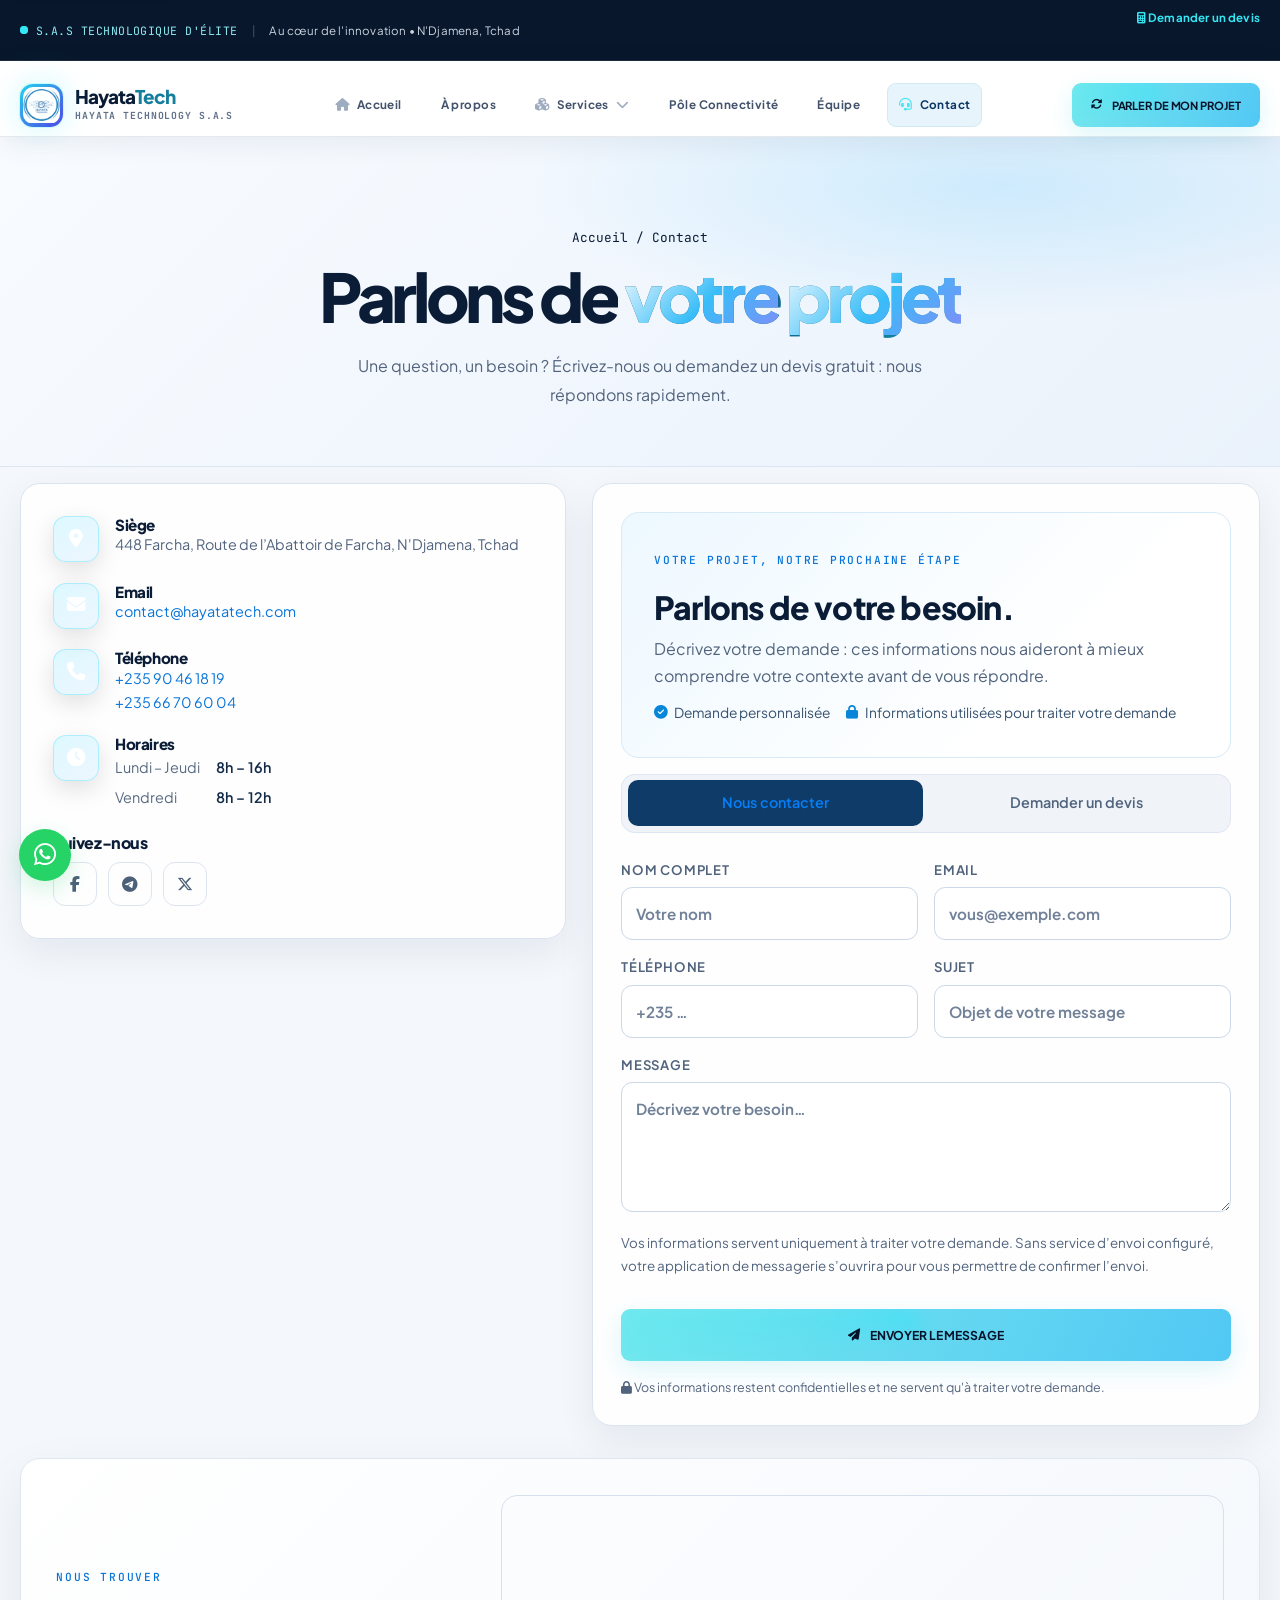
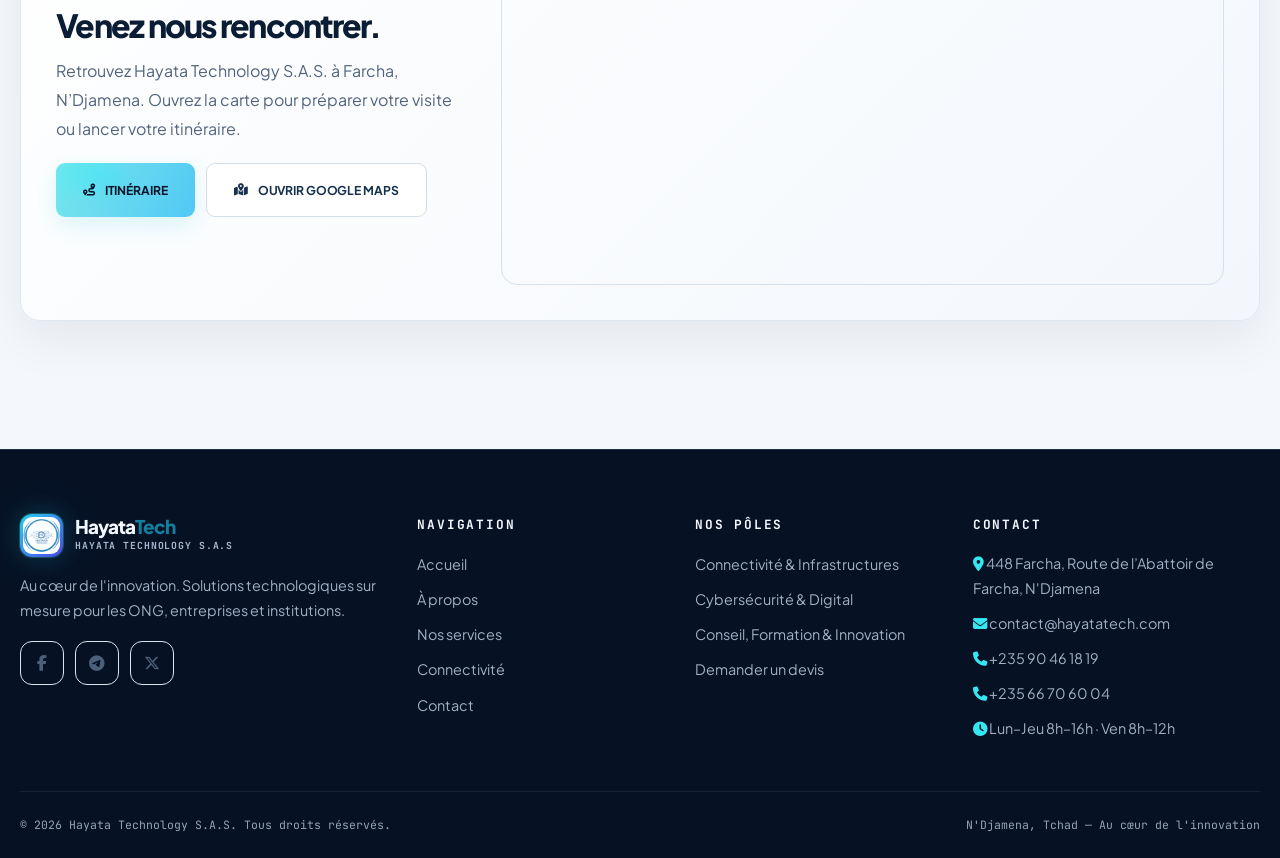
<file: contact.html>
<!DOCTYPE html>
<html lang="fr">
<head>
<meta name="generator" content="Hayata Technology V6.2.2 — Responsive UX Refinement">
<meta charset="utf-8">
<meta name="viewport" content="width=device-width,initial-scale=1,viewport-fit=cover">
<title>Contact & devis | Hayata Technology S.A.S.</title>
<meta name="description" content="Contactez Hayata Technology à N'Djamena : formulaire de contact, demande de devis, téléphone, email et horaires.">
<meta name="theme-color" content="#071326">
<link rel="canonical" href="https://www.hayatatech.com/contact.html">
<meta property="og:type" content="website"><meta property="og:title" content="Contact & devis | Hayata Technology">
<meta property="og:description" content="Contactez Hayata Technology à N'Djamena : formulaire de contact, demande de devis, téléphone, email et horaires."><meta property="og:image" content="https://www.hayatatech.com/assets/img/logo.png"><meta property="og:locale" content="fr_FR">
<meta name="twitter:card" content="summary">
<meta name="color-scheme" content="dark"><link rel="manifest" href="manifest.webmanifest"><link rel="preload" as="image" href="assets/img/emblem.png"><link rel="icon" type="image/png" href="assets/img/favicon.png"><link rel="apple-touch-icon" href="assets/img/favicon.png">
<link rel="preconnect" href="https://fonts.googleapis.com"><link rel="preconnect" href="https://fonts.gstatic.com" crossorigin>
<link href="https://fonts.googleapis.com/css2?family=Plus+Jakarta+Sans:wght@300;400;500;600;700;800&family=JetBrains+Mono:wght@400;500;700&display=swap" rel="stylesheet">
<link rel="stylesheet" href="https://cdnjs.cloudflare.com/ajax/libs/font-awesome/6.5.2/css/all.min.css">
<link rel="stylesheet" href="assets/css/style.css">
<link rel="stylesheet" href="assets/css/v6-experience.css">
<script type="application/ld+json">{"@context":"https://schema.org","@type":"Organization","name":"Hayata Technology S.A.S.","url":"https://www.hayatatech.com","logo":"https://www.hayatatech.com/assets/img/logo.png","email":"contact@hayatatech.com","telephone":"+235 90 46 18 19","address":{"@type":"PostalAddress","streetAddress":"448 Farcha, Route de l’Abattoir de Farcha","addressLocality":"N'Djamena","addressCountry":"TD"}}</script>
<meta property="og:url" content="https://www.hayatatech.com/contact.html">
</head>
<body class="page-inner">
<div id="pre" aria-hidden="true"><div class="pre-in"><div class="pre-logo"><svg viewBox="0 0 128 128"><defs><linearGradient id="pg" x1="0" y1="0" x2="1" y2="1"><stop offset="0" stop-color="#00F2FE"/><stop offset="1" stop-color="#8B5CF6"/></linearGradient></defs><circle cx="64" cy="64" r="56"/></svg><img src="assets/img/emblem.png" alt=""></div><div class="pre-t">Hayata Technology</div></div></div>
<div class="aurora" aria-hidden="true"><i></i><i></i><i></i></div><div class="grain" aria-hidden="true"></div>
<div id="progress" aria-hidden="true"></div>
<a class="skip-link" href="#main">Aller au contenu</a>
<div class="topbar"><div class="container"><div class="l"><span class="tag"><span class="dot"></span>S.A.S TECHNOLOGIQUE D'ÉLITE</span><span class="sep">|</span><span>Au cœur de l'innovation • N'Djamena, Tchad</span></div>
<a class="q" href="contact.html#devis"><i class="fa-solid fa-calculator"></i> Demander un devis</a></div></div><header class="nav"><div class="container">
<a class="brand" href="index.html" aria-label="Hayata Technology — accueil"><img src="assets/img/emblem.png" alt="Logo Hayata Technology"><div><span class="bn">Hayata<em>Tech</em></span><small>Hayata Technology S.A.S</small></div></a>
<ul class="nav-links" id="menu"><li><a href="index.html" ><i class="fa-solid fa-house"></i>Accueil</a></li><li><a href="a-propos.html" >À propos</a></li><li class="has-dd"><button class="dd-btn " aria-haspopup="true"><i class="fa-solid fa-cubes"></i>Services<i class="fa-solid fa-chevron-down"></i></button>
<div class="dd-menu"><a href="services.html"><i class="fa-solid fa-grip"></i>Tous les services</a>
<a href="connectivite.html"><i class="fa-solid fa-network-wired"></i>Connectivité & Infrastructures</a>
<a href="services.html#cyber"><i class="fa-solid fa-shield-halved"></i>Cybersécurité & Digital</a>
<a href="services.html#conseil"><i class="fa-solid fa-lightbulb"></i>Conseil & Formation</a></div></li><li><a href="connectivite.html" >Pôle Connectivité</a></li><li><a href="a-propos.html#equipe" >Équipe</a></li><li><a href="contact.html" class="active" aria-current="page"><i class="fa-solid fa-headset"></i>Contact</a></li></ul>
<div class="nav-cta"><a class="btn btn-primary btn-sm" href="contact.html#devis"><i class="fa-solid fa-rotate"></i>Parler de mon projet</a>
<button class="burger" aria-label="Menu" aria-expanded="false" aria-controls="menu"><span></span><span></span><span></span></button></div>
</div></header><main id="main"><section class="page-hero"><div class="container">
<div class="crumbs rv"><a href="index.html">Accueil</a> / Contact</div>
<h1 class="rv">Parlons de <span class='grad-text'>votre projet</span></h1><p class="rv">Une question, un besoin ? Écrivez-nous ou demandez un devis gratuit : nous répondons rapidement.</p></div></section>
<section class="s" style="padding-top:1rem"><div class="container">
<div class="contact-grid">
<aside class="glass info rv">
<div class="info-row"><div class="ico"><i class="fa-solid fa-location-dot"></i></div><div><h4>Siège</h4><p>448 Farcha, Route de l’Abattoir de Farcha, N'Djamena, Tchad</p></div></div>
<div class="info-row"><div class="ico"><i class="fa-solid fa-envelope"></i></div><div><h4>Email</h4><a href="mailto:contact@hayatatech.com">contact@hayatatech.com</a></div></div>
<div class="info-row"><div class="ico"><i class="fa-solid fa-phone"></i></div><div><h4>Téléphone</h4><a href="tel:+23590461819">+235 90 46 18 19</a><a href="tel:+23566706004">+235 66 70 60 04</a></div></div>
<div class="info-row"><div class="ico"><i class="fa-solid fa-clock"></i></div><div><h4>Horaires</h4><ul class="hours"><li><span>Lundi – Jeudi</span><b>8h – 16h</b></li><li><span>Vendredi</span><b>8h – 12h</b></li></ul></div></div>
<div><h4 style="margin-bottom:.6rem">Suivez-nous</h4><div class="socials"><a href="https://www.facebook.com/hayatatech" aria-label="Facebook" target="_blank" rel="noopener"><i class="fa-brands fa-facebook-f"></i></a><a href="https://t.me/hayatatech" aria-label="Telegram" target="_blank" rel="noopener"><i class="fa-brands fa-telegram"></i></a><a href="https://x.com/hayatatech" aria-label="X (@hayatatech)" target="_blank" rel="noopener"><i class="fa-brands fa-x-twitter"></i></a></div></div>
</aside>
<div class="glass formbox rv" id="devis" style="scroll-margin-top:100px"><div class="quote-intro"><span class="eyebrow">Votre projet, notre prochaine étape</span><h2>Parlons de votre besoin.</h2><p>Décrivez votre demande : ces informations nous aideront à mieux comprendre votre contexte avant de vous répondre.</p><div class="quote-points"><span><i class="fa-solid fa-check-circle"></i> Demande personnalisée</span><span><i class="fa-solid fa-lock"></i> Informations utilisées pour traiter votre demande</span></div></div>
<div class="tabs" role="tablist"><button class="tab on" role="tab" aria-selected="true" data-tab="contact">Nous contacter</button><button class="tab" role="tab" aria-selected="false" data-tab="devis">Demander un devis</button></div>
<div data-panel="contact"><form data-mail="contact">
<div class="row2"><label>Nom complet<input name="nom" required autocomplete="name" placeholder="Votre nom"></label><label>Email<input type="email" name="email" required autocomplete="email" placeholder="vous@exemple.com"></label></div>
<div class="row2"><label>Téléphone<input type="tel" name="telephone" autocomplete="tel" placeholder="+235 …"></label><label>Sujet<input name="sujet" required placeholder="Objet de votre message"></label></div>
<label>Message<textarea name="message" required placeholder="Décrivez votre besoin…"></textarea></label>
<p class="form-privacy-note">Vos informations servent uniquement à traiter votre demande. Sans service d’envoi configuré, votre application de messagerie s’ouvrira pour vous permettre de confirmer l’envoi.</p>
<button class="btn btn-primary" type="submit"><i class="fa-solid fa-paper-plane"></i>Envoyer le message</button></form>
<p class="ok note hidden" style="margin-top:1rem;color:var(--cyan)">Merci ! Votre application de messagerie s'ouvre pour finaliser l'envoi.</p></div>
<div data-panel="devis" class="hidden"><form data-mail="devis">
<div class="row2"><label>Nom / Organisation<input name="nom" required placeholder="Votre nom ou structure"></label><label>Email<input type="email" name="email" required placeholder="vous@exemple.com"></label></div>
<div class="row2"><label>Téléphone<input type="tel" name="telephone" placeholder="+235 …"></label><label>Type de client<select name="client"><option>ONG</option><option>Entreprise privée</option><option>Institution étatique</option><option>Particulier</option></select></label></div>
<label>Service souhaité<select name="service" required><option>Fourniture d'accès à Internet (FAI)</option><option>Fourniture de matériels et équipements</option><option>Installation de caméras de surveillance</option><option>Maintenance informatique et numérique</option><option>Administration des systèmes</option><option>Développement d'applications web et mobiles</option><option>Gestion des bases de données</option><option>Analyse des données et calculs scientifiques</option><option>Sécurité numérique, SEO et optimisation</option><option>Audit technologique</option><option>Consultation et conseil stratégique</option><option>Formation (numérique et cybersécurité)</option><option>Accompagnement et suivi</option></select></label>
<div class="row2"><label>Budget indicatif (facultatif)<select name="budget"><option value="Non précisé">Je préfère en discuter</option><option>Moins de 100 000 FCFA</option><option>100 000 à 500 000 FCFA</option><option>500 000 à 2 000 000 FCFA</option><option>Plus de 2 000 000 FCFA</option></select></label><label>Échéance souhaitée (facultatif)<select name="echeance"><option value="À définir">À définir ensemble</option><option>Urgent</option><option>Dans les 2 semaines</option><option>Dans le mois</option><option>Plus tard</option></select></label></div>
<label>Détails du projet<textarea name="projet" required placeholder="Décrivez le besoin, le contexte et les contraintes…"></textarea></label>
<p class="form-privacy-note">Les informations fournies servent à préparer votre demande de devis. Sans service d’envoi configuré, votre application de messagerie s’ouvrira pour vous permettre de confirmer l’envoi.</p>
<button class="btn btn-primary" type="submit"><i class="fa-solid fa-file-invoice"></i>Envoyer ma demande de devis</button></form>
<p class="ok note hidden" style="margin-top:1rem;color:var(--cyan)">Merci ! Votre application de messagerie s'ouvre pour finaliser l'envoi.</p></div>
<p class="note" style="margin-top:1rem"><i class="fa-solid fa-lock"></i> Vos informations restent confidentielles et ne servent qu'à traiter votre demande.</p>
</div></div>
<section class="location-panel rv" aria-labelledby="location-title">
<div class="location-copy"><span class="eyebrow">Nous trouver</span><h2 id="location-title">Venez nous rencontrer.</h2><p>Retrouvez Hayata Technology S.A.S. à Farcha, N’Djamena. Ouvrez la carte pour préparer votre visite ou lancer votre itinéraire.</p><div class="location-actions"><a class="btn btn-primary" href="https://www.google.com/maps/dir/?api=1&amp;destination=Hayata%20Technology%20S.A.S%2C%20BP%3A%20448%20FARCHA%2C%20ROUTE%20ABATTOIR%20DE%20FARCHA%2C%20N%27Djamena" target="_blank" rel="noopener noreferrer"><i class="fa-solid fa-route"></i> Itinéraire</a><a class="btn btn-ghost" href="https://maps.app.goo.gl/sYkw5cTj6f9Sf23R7" target="_blank" rel="noopener noreferrer"><i class="fa-solid fa-map-location-dot"></i> Ouvrir Google Maps</a></div></div>
<div class="map rv"><iframe title="Carte Google Maps — Hayata Technology S.A.S., Farcha, N’Djamena" loading="lazy" referrerpolicy="no-referrer-when-downgrade" allowfullscreen src="https://maps.google.com/maps?q=Hayata%20Technology%20S.A.S%2C%20BP%3A%20448%20FARCHA%2C%20ROUTE%20ABATTOIR%20DE%20FARCHA%2C%20N%27Djamena&amp;z=16&amp;output=embed"></iframe></div>
</section>
</div></section></main>
<footer><div class="container">
<div class="f-grid">
<div><a class="brand" href="index.html"><img src="assets/img/emblem.png" alt=""><div><span class="bn">Hayata<em>Tech</em></span><small>Hayata Technology S.A.S</small></div></a>
<p style="margin-top:1rem;max-width:34ch">Au cœur de l'innovation. Solutions technologiques sur mesure pour les ONG, entreprises et institutions.</p>
<div class="socials" style="margin-top:1.1rem"><a href="https://www.facebook.com/hayatatech" aria-label="Facebook" target="_blank" rel="noopener"><i class="fa-brands fa-facebook-f"></i></a>
<a href="https://t.me/hayatatech" aria-label="Telegram" target="_blank" rel="noopener"><i class="fa-brands fa-telegram"></i></a>
<a href="https://x.com/hayatatech" aria-label="X" target="_blank" rel="noopener"><i class="fa-brands fa-x-twitter"></i></a></div></div>
<div><h5>Navigation</h5><ul><li><a href="index.html">Accueil</a></li><li><a href="a-propos.html">À propos</a></li><li><a href="services.html">Nos services</a></li><li><a href="connectivite.html">Connectivité</a></li><li><a href="contact.html">Contact</a></li></ul></div>
<div><h5>Nos pôles</h5><ul><li><a href="connectivite.html">Connectivité & Infrastructures</a></li><li><a href="services.html#cyber">Cybersécurité & Digital</a></li><li><a href="services.html#conseil">Conseil, Formation & Innovation</a></li><li><a href="contact.html#devis">Demander un devis</a></li></ul></div>
<div><h5>Contact</h5><ul><li><p><i class="fa-solid fa-location-dot" style="color:var(--cyan)"></i> 448 Farcha, Route de l’Abattoir de Farcha, N'Djamena</p></li>
<li><a href="mailto:contact@hayatatech.com"><i class="fa-solid fa-envelope" style="color:var(--cyan)"></i> contact@hayatatech.com</a></li>
<li><a href="tel:+23590461819"><i class="fa-solid fa-phone" style="color:var(--cyan)"></i> +235 90 46 18 19</a></li>
<li><a href="tel:+23566706004"><i class="fa-solid fa-phone" style="color:var(--cyan)"></i> +235 66 70 60 04</a></li>
<li><p><i class="fa-solid fa-clock" style="color:var(--cyan)"></i> Lun–Jeu 8h–16h · Ven 8h–12h</p></li></ul></div>
</div>
<div class="f-bottom"><span>© 2026 Hayata Technology S.A.S. Tous droits réservés.</span><span>N'Djamena, Tchad — Au cœur de l'innovation</span></div>
</div></footer>
<a class="wa" href="https://wa.me/23566706004" target="_blank" rel="noopener" aria-label="WhatsApp"><i class="fa-brands fa-whatsapp"></i></a>
<button id="toTop" aria-label="Retour en haut"><i class="fa-solid fa-arrow-up"></i></button>
<script src="assets/js/main.js" defer></script>
<script src="assets/js/v6-experience.js" defer></script>
</body></html>
</file>
<file: assets/css/style.css>
/* ============ Hayata Technology — Design system ============ */
:root{
  --bg:#030712; --bg2:#080D1A; --card:rgba(13,21,39,.5); --line:rgba(56,189,248,.14);
  --txt:#F3F4F6; --muted:#94a3b8; --blue:#38BDF8; --indigo:#6366F1; --cyan:#00F2FE; --violet:#8B5CF6;
  --grad:linear-gradient(135deg,#00F2FE 0%,#38BDF8 50%,#8B5CF6 100%);
  --radius:22px; --maxw:1200px; --nav-h:72px;
  --font:'Plus Jakarta Sans',system-ui,-apple-system,'Segoe UI',Roboto,sans-serif;
  --head:'Plus Jakarta Sans',system-ui,sans-serif;
  --mono:'JetBrains Mono',ui-monospace,SFMono-Regular,Menlo,monospace;
}
*,*::before,*::after{box-sizing:border-box;margin:0;padding:0}
html{scroll-behavior:smooth;-webkit-text-size-adjust:100%}
body{font-family:var(--font);background:var(--bg);color:var(--txt);line-height:1.65;overflow-x:hidden;-webkit-font-smoothing:antialiased}
img,svg{max-width:100%;display:block}
a{color:inherit;text-decoration:none}
ul{list-style:none}
button{font:inherit;cursor:pointer;border:0;background:none;color:inherit}
:focus-visible{outline:2px solid var(--cyan);outline-offset:3px;border-radius:6px}
::selection{background:var(--blue);color:#fff}
.container{width:min(100% - 2.5rem,var(--maxw));margin-inline:auto}
.grad-text{background:var(--grad);-webkit-background-clip:text;background-clip:text;color:transparent}
h1,h2,h3,h4{font-family:var(--head);line-height:1.15;letter-spacing:-.02em}

/* progress + glow cursor */
#progress{position:fixed;top:0;left:0;height:3px;width:0;background:var(--grad);z-index:200;box-shadow:0 0 12px var(--cyan)}
#cursorGlow{position:fixed;width:420px;height:420px;border-radius:50%;pointer-events:none;z-index:0;
  background:radial-gradient(circle,rgba(79,107,255,.14),transparent 65%);transform:translate(-50%,-50%);left:-999px;top:-999px;transition:opacity .3s}
#bg-canvas{position:fixed;inset:0;width:100%;height:100%;z-index:0;pointer-events:none;opacity:.9}
main,header,footer,section{position:relative;z-index:1}

/* ============ NAV ============ */
.nav{position:fixed;top:0;left:0;right:0;height:var(--nav-h);z-index:150;transition:background .3s,border-color .3s,backdrop-filter .3s;border-bottom:1px solid transparent}
.nav.scrolled{background:rgba(3,6,16,.78);backdrop-filter:blur(16px) saturate(140%);-webkit-backdrop-filter:blur(16px) saturate(140%);border-color:var(--line)}
.nav .container{height:100%;display:flex;align-items:center;justify-content:space-between;gap:1rem}
.brand{display:flex;align-items:center;gap:.65rem;font-family:var(--head);font-weight:700;font-size:1.25rem}
.brand img{width:40px;height:40px;border-radius:50%;background:#fff;padding:2px;object-fit:contain}
.brand b{color:var(--blue)} .brand span{color:#fff}
.nav-links{display:flex;align-items:center;gap:.25rem}
.nav-links>li{position:relative}
.nav-links a,.nav-links .dd-btn{display:flex;align-items:center;gap:.45rem;padding:.55rem .9rem;border-radius:10px;font-size:.88rem;font-weight:500;color:var(--muted);transition:.25s}
.nav-links a:hover,.nav-links .dd-btn:hover{color:#fff;background:rgba(79,107,255,.12)}
.nav-links a.active{color:#fff;background:rgba(79,107,255,.2);box-shadow:inset 0 0 0 1px rgba(79,107,255,.35)}
.nav-links i{font-size:.8rem;opacity:.9}
.dd-menu{position:absolute;top:calc(100% + 8px);left:0;min-width:260px;padding:.5rem;border-radius:14px;background:rgba(6,11,26,.96);border:1px solid var(--line);
  backdrop-filter:blur(18px);opacity:0;visibility:hidden;transform:translateY(8px);transition:.25s;box-shadow:0 24px 60px rgba(0,0,0,.6)}
.has-dd:hover .dd-menu,.has-dd:focus-within .dd-menu,.has-dd.open .dd-menu{opacity:1;visibility:visible;transform:none}
.dd-menu a{padding:.65rem .8rem;white-space:nowrap}
.nav-cta{display:flex;align-items:center;gap:.6rem}
.burger{display:none;width:44px;height:44px;border-radius:12px;border:1px solid var(--line);align-items:center;justify-content:center;flex-direction:column;gap:5px}
.burger span{display:block;width:20px;height:2px;background:#fff;border-radius:2px;transition:.3s}
.burger.open span:nth-child(1){transform:translateY(7px) rotate(45deg)}
.burger.open span:nth-child(2){opacity:0}
.burger.open span:nth-child(3){transform:translateY(-7px) rotate(-45deg)}

/* ============ BUTTONS ============ */
.btn{display:inline-flex;align-items:center;justify-content:center;gap:.6rem;padding:.85rem 1.4rem;border-radius:12px;font-weight:600;font-size:.95rem;transition:.3s;position:relative;overflow:hidden;white-space:nowrap}
.btn-primary{background:var(--blue);color:#fff;box-shadow:0 10px 30px rgba(79,107,255,.35)}
.btn-primary:hover{transform:translateY(-3px);box-shadow:0 16px 40px rgba(79,107,255,.55);background:#5d78ff}
.btn-ghost{border:1px solid rgba(255,255,255,.25);color:#fff;background:rgba(255,255,255,.02)}
.btn-ghost:hover{border-color:var(--cyan);color:var(--cyan);transform:translateY(-3px);background:rgba(34,211,238,.06)}
.btn-sm{padding:.6rem 1.05rem;font-size:.85rem;border-radius:10px}
.btn::after{content:"";position:absolute;inset:0;background:linear-gradient(110deg,transparent 30%,rgba(255,255,255,.25) 50%,transparent 70%);transform:translateX(-120%);transition:transform .7s}
.btn:hover::after{transform:translateX(120%)}

/* ============ HERO ============ */
.hero{min-height:100svh;display:flex;align-items:center;padding:calc(var(--nav-h) + 3rem) 0 4rem}
.hero-grid{display:grid;grid-template-columns:1.05fr .95fr;gap:3rem;align-items:center}
.badges{display:flex;flex-wrap:wrap;gap:.6rem;margin-bottom:1.1rem}
.badge{display:inline-flex;align-items:center;gap:.45rem;padding:.35rem .85rem;border-radius:999px;font-size:.72rem;font-weight:600;color:#fff;background:var(--blue);box-shadow:0 0 20px rgba(79,107,255,.4)}
.badge.v{background:var(--violet);box-shadow:0 0 20px rgba(139,92,246,.4)}
.welcome{display:inline-flex;align-items:center;gap:.5rem;color:var(--cyan);font-size:.85rem;font-weight:600;margin-bottom:.9rem;letter-spacing:.02em}
.hero h1{font-size:clamp(2.3rem,5.6vw,4.3rem);font-weight:700;margin-bottom:1.2rem}
.hero p.lead{color:#c3cde8;font-size:clamp(1rem,1.5vw,1.12rem);max-width:56ch;margin-bottom:2rem}
.hero-btns{display:flex;flex-wrap:wrap;gap:.9rem;margin-bottom:2.6rem}
.stats{display:flex;flex-wrap:wrap;gap:2rem 2.8rem}
.stat b{display:block;font-family:var(--head);font-size:clamp(1.6rem,3vw,2.2rem);color:var(--blue);line-height:1}
.stat span{font-size:.72rem;letter-spacing:.12em;text-transform:uppercase;color:var(--muted)}

/* Logo orb */
.orb-wrap{position:relative;display:grid;place-items:center;aspect-ratio:1;width:min(100%,540px);margin-inline:auto}
.orb-wrap::before{content:"";position:absolute;inset:8%;border-radius:50%;background:radial-gradient(circle,rgba(34,211,238,.28),rgba(79,107,255,.14) 45%,transparent 70%);filter:blur(30px);animation:pulse 5s ease-in-out infinite}
.ring{position:absolute;border-radius:50%;border:1px solid rgba(34,211,238,.28)}
.ring.r1{inset:4%;border-style:dashed;animation:spin 40s linear infinite}
.ring.r2{inset:13%;border-color:rgba(79,107,255,.35);animation:spin 28s linear infinite reverse}
.ring.r3{inset:22%;border-color:rgba(255,255,255,.1)}
.ring i{position:absolute;top:-5px;left:50%;width:10px;height:10px;border-radius:50%;background:var(--cyan);box-shadow:0 0 16px 4px var(--cyan)}
.ring.r2 i{background:var(--blue);box-shadow:0 0 16px 4px var(--blue);top:auto;bottom:-5px}
.orb{position:relative;width:58%;aspect-ratio:1;border-radius:50%;background:#fff;display:grid;place-items:center;box-shadow:0 0 0 8px rgba(79,107,255,.18),0 0 80px rgba(34,211,238,.45),0 30px 80px rgba(0,0,0,.6);animation:float 6s ease-in-out infinite;overflow:hidden}
.orb img{width:94%;height:94%;object-fit:contain}
.chip{position:absolute;display:flex;align-items:center;gap:.5rem;padding:.55rem .9rem;border-radius:12px;background:rgba(8,14,32,.8);border:1px solid var(--line);backdrop-filter:blur(10px);font-size:.78rem;font-weight:600;animation:float 7s ease-in-out infinite}
.chip i{color:var(--cyan)}
.chip.c1{top:8%;left:0}.chip.c2{top:20%;right:-2%;animation-delay:-2s}.chip.c3{bottom:14%;left:-2%;animation-delay:-4s}.chip.c4{bottom:6%;right:4%;animation-delay:-1s}
@keyframes spin{to{transform:rotate(360deg)}}
@keyframes float{0%,100%{transform:translateY(0)}50%{transform:translateY(-14px)}}
@keyframes pulse{0%,100%{opacity:.7;transform:scale(1)}50%{opacity:1;transform:scale(1.08)}}

/* ============ SECTIONS ============ */
section.s{padding:clamp(4rem,9vw,7rem) 0}
.s-head{text-align:center;max-width:720px;margin:0 auto 3.2rem}
.eyebrow{display:inline-block;color:var(--cyan);font-size:.78rem;font-weight:700;letter-spacing:.2em;text-transform:uppercase;margin-bottom:.8rem}
.s-head h2{font-size:clamp(1.8rem,4vw,2.9rem);margin-bottom:1rem}
.s-head p{color:var(--muted)}
.alt{background:linear-gradient(180deg,transparent,rgba(10,18,40,.55),transparent)}

.glass{background:var(--card);border:1px solid var(--line);border-radius:var(--radius);backdrop-filter:blur(12px);-webkit-backdrop-filter:blur(12px);transition:.35s;position:relative;overflow:hidden}
.glass::before{content:"";position:absolute;inset:0;border-radius:inherit;padding:1px;background:linear-gradient(135deg,rgba(79,107,255,.0),rgba(34,211,238,.0));-webkit-mask:linear-gradient(#000 0 0) content-box,linear-gradient(#000 0 0);-webkit-mask-composite:xor;mask-composite:exclude;transition:.35s;pointer-events:none}
.glass:hover{transform:translateY(-6px);box-shadow:0 24px 60px rgba(0,0,0,.5),0 0 40px rgba(79,107,255,.15)}
.glass:hover::before{background:linear-gradient(135deg,#4f6bff,#22d3ee)}

.grid{display:grid;gap:1.4rem}
.g2{grid-template-columns:repeat(2,1fr)}.g3{grid-template-columns:repeat(3,1fr)}.g4{grid-template-columns:repeat(4,1fr)}

.pillar{padding:2rem}
.ico{width:56px;height:56px;border-radius:16px;display:grid;place-items:center;font-size:1.4rem;color:#fff;background:var(--grad);margin-bottom:1.2rem;box-shadow:0 10px 30px rgba(34,211,238,.25)}
.pillar h3,.pole h3{font-size:1.3rem;margin-bottom:.6rem}
.pillar p,.pole>p{color:var(--muted);font-size:.95rem}

.pole{padding:2.2rem;display:flex;flex-direction:column}
.pole .num{font-family:var(--head);font-size:3.2rem;font-weight:700;color:rgba(79,107,255,.18);position:absolute;top:.8rem;right:1.4rem;line-height:1}
.pole ul{margin:1.2rem 0 1.6rem;display:grid;gap:.6rem}
.pole li{display:flex;gap:.65rem;align-items:flex-start;font-size:.93rem;color:#cfd8f1}
.pole li i{color:var(--cyan);margin-top:.35rem;font-size:.75rem}
.pole .more{margin-top:auto;color:var(--cyan);font-weight:600;font-size:.9rem;display:inline-flex;gap:.5rem;align-items:center}
.pole .more:hover i{transform:translateX(5px)}.pole .more i{transition:.3s}

.why{display:flex;gap:1rem;padding:1.4rem;align-items:flex-start}
.why .ico{width:46px;height:46px;font-size:1.05rem;margin:0;flex:none;border-radius:13px}
.why h4{font-size:1.02rem;margin-bottom:.25rem}.why p{color:var(--muted);font-size:.88rem}

/* About split */
.split{display:grid;grid-template-columns:1fr 1fr;gap:3.5rem;align-items:center}
.split h2{font-size:clamp(1.8rem,3.6vw,2.6rem);margin-bottom:1.1rem}
.split p{color:#b9c5e4;margin-bottom:1rem}
.checks{display:grid;gap:.7rem;margin-top:1.4rem}
.checks li{display:flex;gap:.7rem;align-items:center}
.checks i{color:var(--cyan)}
.visual-card{padding:2.4rem;display:grid;place-items:center;gap:1.4rem;text-align:center}
.visual-card .orb{width:min(260px,70%)}
.mission{padding:2rem;border-left:3px solid var(--cyan);margin-top:1.4rem;background:rgba(34,211,238,.05);border-radius:0 14px 14px 0}

/* Team */
.member{text-align:center;padding:1.8rem 1.4rem 1.6rem}
.avatar{width:128px;height:128px;margin:0 auto 1.2rem;border-radius:50%;padding:4px;background:var(--grad);position:relative}
.avatar::after{content:"";position:absolute;inset:-8px;border-radius:50%;border:1px dashed rgba(34,211,238,.35);animation:spin 24s linear infinite}
.avatar img,.avatar .ph{width:100%;height:100%;border-radius:50%;object-fit:cover;object-position:center 20%;background:#0b1430}
.avatar .ph{display:grid;place-items:center;font-family:var(--head);font-size:2.2rem;font-weight:700;color:var(--cyan)}
.member h3{font-size:1.15rem}
.role{color:var(--cyan);font-size:.82rem;font-weight:600;margin:.25rem 0 1rem}
.member a.l{display:flex;align-items:center;justify-content:center;gap:.5rem;color:var(--muted);font-size:.83rem;padding:.25rem;word-break:break-all;transition:.25s}
.member a.l:hover{color:#fff}.member a.l i{color:var(--blue);flex:none}

/* Partners marquee */
.marquee{overflow:hidden;mask-image:linear-gradient(90deg,transparent,#000 10%,#000 90%,transparent);-webkit-mask-image:linear-gradient(90deg,transparent,#000 10%,#000 90%,transparent)}
.track{display:flex;gap:1.4rem;width:max-content;animation:scroll 38s linear infinite}
.marquee:hover .track{animation-play-state:paused}
@keyframes scroll{to{transform:translateX(calc(-50% - .7rem))}}
.partner{width:210px;height:120px;border-radius:16px;background:#fff;display:grid;place-items:center;padding:1rem;flex:none;transition:.3s;box-shadow:0 8px 30px rgba(0,0,0,.4)}
.partner:hover{transform:translateY(-6px) scale(1.04);box-shadow:0 0 40px rgba(34,211,238,.4)}
.partner img{max-height:88px;width:auto;object-fit:contain}
.partner .pt{font-family:var(--head);font-weight:700;color:#0b1430;text-align:center;font-size:1rem}

/* Steps */
.steps{counter-reset:s}
.step{padding:1.8rem;counter-increment:s}
.step::before{content:"0" counter(s);display:block;font-family:var(--head);font-size:2.4rem;font-weight:700;background:var(--grad);-webkit-background-clip:text;background-clip:text;color:transparent;margin-bottom:.4rem}
.step h4{font-size:1.1rem;margin-bottom:.4rem}.step p{color:var(--muted);font-size:.9rem}

/* CTA */
.cta{padding:clamp(2.2rem,5vw,4rem);text-align:center;background:linear-gradient(135deg,rgba(79,107,255,.28),rgba(34,211,238,.12)),var(--card)}
.cta h2{font-size:clamp(1.6rem,3.6vw,2.6rem);margin-bottom:.8rem}
.cta p{color:#c3cde8;max-width:56ch;margin:0 auto 1.8rem}
.cta .hero-btns{justify-content:center;margin:0}

/* Page hero */
.page-hero{padding:calc(var(--nav-h) + 4.5rem) 0 3.5rem;text-align:center}
.page-hero h1{font-size:clamp(2.1rem,5vw,3.7rem);margin:.6rem 0 1rem}
.page-hero p{color:#b9c5e4;max-width:62ch;margin:0 auto}
.crumbs{font-size:.8rem;color:var(--muted)}.crumbs a:hover{color:var(--cyan)}

/* Contact */
.contact-grid{display:grid;grid-template-columns:.9fr 1.1fr;gap:1.6rem}
.info{padding:2rem;display:grid;gap:1.3rem;align-content:start}
.info-row{display:flex;gap:1rem;align-items:flex-start}
.info-row .ico{width:46px;height:46px;font-size:1rem;margin:0;flex:none;border-radius:13px}
.info-row h4{font-size:.95rem}.info-row p,.info-row a{color:var(--muted);font-size:.9rem;display:block}.info-row a:hover{color:var(--cyan)}
.socials{display:flex;gap:.7rem;margin-top:.4rem}
.socials a{width:44px;height:44px;border-radius:12px;border:1px solid var(--line);display:grid;place-items:center;transition:.3s;color:var(--muted)}
.socials a:hover{background:var(--blue);color:#fff;transform:translateY(-4px);border-color:var(--blue)}
.formbox{padding:2rem}
.tabs{display:flex;gap:.4rem;padding:.35rem;border-radius:14px;background:rgba(255,255,255,.04);margin-bottom:1.6rem;border:1px solid var(--line)}
.tab{flex:1;padding:.7rem;border-radius:10px;font-weight:600;font-size:.9rem;color:var(--muted);transition:.3s}
.tab.on{background:var(--blue);color:#fff;box-shadow:0 8px 24px rgba(79,107,255,.4)}
form{display:grid;gap:1rem}
.row2{display:grid;grid-template-columns:1fr 1fr;gap:1rem}
label{font-size:.8rem;font-weight:600;color:#c3cde8;display:grid;gap:.4rem}
input,select,textarea{width:100%;padding:.85rem 1rem;border-radius:12px;border:1px solid var(--line);background:rgba(3,7,18,.7);color:#fff;font:inherit;font-size:.95rem;transition:.25s}
select option{background:#060b18}
input:focus,select:focus,textarea:focus{outline:0;border-color:var(--cyan);box-shadow:0 0 0 4px rgba(34,211,238,.12)}
textarea{min-height:130px;resize:vertical}
.hidden{display:none!important}
.note{font-size:.78rem;color:var(--muted)}
.map{margin-top:1.4rem;border-radius:var(--radius);overflow:hidden;border:1px solid var(--line);height:340px}
.map iframe{width:100%;height:100%;border:0;filter:invert(.92) hue-rotate(185deg) saturate(.7) brightness(.9)}
.hours li{display:flex;justify-content:space-between;gap:1rem;font-size:.9rem;color:var(--muted);padding:.2rem 0}.hours b{color:#fff;font-weight:600}

/* Connectivity */
.speed{display:grid;place-items:center;padding:2.4rem}
.wifi{position:relative;width:200px;height:200px;display:grid;place-items:center}
.wifi i.fa-wifi{font-size:4.2rem;color:var(--cyan);filter:drop-shadow(0 0 20px var(--cyan))}
.wifi span{position:absolute;inset:0;border-radius:50%;border:2px solid rgba(34,211,238,.5);animation:ping 3s ease-out infinite}
.wifi span:nth-child(2){animation-delay:1s}.wifi span:nth-child(3){animation-delay:2s}
@keyframes ping{0%{transform:scale(.3);opacity:1}100%{transform:scale(1.4);opacity:0}}

/* Footer */
footer{border-top:1px solid var(--line);background:rgba(2,4,12,.85);padding:4rem 0 1.5rem;margin-top:2rem}
.f-grid{display:grid;grid-template-columns:1.5fr 1fr 1fr 1.2fr;gap:2.4rem;margin-bottom:2.6rem}
footer h5{font-family:var(--head);font-size:1rem;margin-bottom:1rem}
footer li{margin-bottom:.55rem}footer li a,footer p{color:var(--muted);font-size:.9rem;transition:.25s}footer li a:hover{color:var(--cyan);padding-left:4px}
.f-bottom{border-top:1px solid var(--line);padding-top:1.4rem;display:flex;justify-content:space-between;flex-wrap:wrap;gap:.8rem;color:var(--muted);font-size:.82rem}
#toTop{position:fixed;right:1.2rem;bottom:1.2rem;width:48px;height:48px;border-radius:14px;background:var(--blue);color:#fff;display:grid;place-items:center;z-index:120;opacity:0;visibility:hidden;transform:translateY(12px);transition:.3s;box-shadow:0 10px 30px rgba(79,107,255,.5)}
#toTop.show{opacity:1;visibility:visible;transform:none}
.wa{position:fixed;left:1.2rem;bottom:1.2rem;z-index:120;width:52px;height:52px;border-radius:50%;background:#25d366;color:#fff;display:grid;place-items:center;font-size:1.6rem;box-shadow:0 10px 30px rgba(37,211,102,.45);transition:.3s}
.wa:hover{transform:scale(1.1)}

/* reveal */
.rv{opacity:0;transform:translateY(32px);transition:opacity .8s cubic-bezier(.2,.7,.2,1),transform .8s cubic-bezier(.2,.7,.2,1);transition-delay:var(--d,0s)}
.rv.in{opacity:1;transform:none}

/* ============ RESPONSIVE ============ */
@media (max-width:1100px){
  .nav-links a,.nav-links .dd-btn{padding:.5rem .65rem;font-size:.82rem}
  .g4{grid-template-columns:repeat(2,1fr)}
  .f-grid{grid-template-columns:1fr 1fr}
}
@media (max-width:960px){
  .burger{display:flex}
  .nav-cta .btn{display:none}
  .nav-links{position:fixed;inset:var(--nav-h) 0 0 0;background:rgba(2,5,14,.97);backdrop-filter:blur(20px);flex-direction:column;align-items:stretch;padding:1.4rem;gap:.3rem;overflow-y:auto;transform:translateX(100%);transition:transform .4s cubic-bezier(.2,.7,.2,1)}
  .nav-links.open{transform:none}
  .nav-links a,.nav-links .dd-btn{font-size:1.05rem;padding:1rem;width:100%}
  .dd-menu{position:static;opacity:1;visibility:visible;transform:none;display:none;box-shadow:none;background:rgba(255,255,255,.03);margin:.2rem 0 .4rem}
  .has-dd.open .dd-menu{display:block}
  .hero-grid,.split,.contact-grid{grid-template-columns:1fr}
  .hero{text-align:left;padding-top:calc(var(--nav-h) + 2rem)}
  .orb-wrap{order:-1;width:min(62%,300px);margin-bottom:-1rem}
  .g3{grid-template-columns:repeat(2,1fr)}
}
@media (max-width:640px){
  :root{--nav-h:64px}
  .g2,.g3,.g4,.row2,.f-grid{grid-template-columns:1fr}
  .chip{display:none}
  .hero-btns .btn{flex:1 1 100%}
  .stats{gap:1.4rem 1.8rem}
  .partner{width:160px;height:96px}
  .partner img{max-height:66px}
  .formbox,.info,.pole,.pillar{padding:1.5rem}
  .f-bottom{flex-direction:column;text-align:center}
  .map{height:260px}
}
@media (max-width:380px){.brand span,.brand b{font-size:1.05rem}.stat b{font-size:1.4rem}}
@media (prefers-reduced-motion:reduce){*{animation:none!important;transition:none!important}.rv{opacity:1;transform:none}html{scroll-behavior:auto}}
@media print{#bg-canvas,#cursorGlow,.nav,#toTop,.wa{display:none}body{background:#fff;color:#000}}


/* ============ THEME « CYBER » (refonte) ============ */
::-webkit-scrollbar{width:8px}::-webkit-scrollbar-track{background:#030712}::-webkit-scrollbar-thumb{background:#1E293B;border-radius:4px}::-webkit-scrollbar-thumb:hover{background:var(--blue)}
::selection{background:#06b6d4;color:#000}
h1,h2,h3,h4{font-weight:800;letter-spacing:-.025em}
.grad-text{background:linear-gradient(135deg,#fff 0%,#38BDF8 50%,#6366F1 100%);-webkit-background-clip:text;background-clip:text;color:transparent}
.grad-cyan{background:linear-gradient(135deg,#00F2FE 0%,#38BDF8 50%,#8B5CF6 100%);-webkit-background-clip:text;background-clip:text;color:transparent}
#progress{background:linear-gradient(90deg,#00F2FE,#6366F1,#8B5CF6)}

/* top bar */
.topbar{position:relative;z-index:160;background:rgba(8,13,26,.92);border-bottom:1px solid rgba(255,255,255,.1);font-size:.72rem;padding:.5rem 0}
.topbar .container{display:flex;flex-wrap:wrap;gap:.6rem 1.2rem;justify-content:space-between;align-items:center}
.topbar .l{display:flex;align-items:center;gap:.9rem;color:#cbd5e1}
.topbar .tag{display:inline-flex;align-items:center;gap:.5rem;color:var(--cyan);font-family:var(--mono);letter-spacing:.04em}
.topbar .dot{width:8px;height:8px;border-radius:50%;background:var(--cyan);position:relative}
.topbar .dot::after{content:"";position:absolute;inset:0;border-radius:50%;background:var(--cyan);animation:ping 2s ease-out infinite}
.topbar a.q{color:var(--cyan);font-weight:700}.topbar a.q:hover{color:#fff}
.topbar .sep{color:#475569}

/* nav */
.nav{position:sticky;top:0;background:rgba(13,21,39,.7);backdrop-filter:blur(16px);-webkit-backdrop-filter:blur(16px);border-bottom:1px solid rgba(255,255,255,.08);height:80px}
.nav.scrolled{background:rgba(8,13,26,.88)}
:root{--nav-h:80px}
.brand{gap:.8rem}
.brand img{width:42px;height:42px;border-radius:12px;padding:2px;background:linear-gradient(135deg,#22d3ee,#4f46e5);box-shadow:0 0 25px rgba(56,189,248,.35);object-fit:contain;transition:.3s}
.brand:hover img{transform:scale(1.07)}
.brand .bn{display:block;font-size:1.3rem;font-weight:800;letter-spacing:.02em;color:#fff;line-height:1.1}
.brand .bn em{font-style:normal;color:var(--cyan)}
.brand small{display:block;font-family:var(--mono);font-size:.55rem;letter-spacing:.22em;text-transform:uppercase;color:#94a3b8;margin-top:2px}
.nav-links a,.nav-links .dd-btn{font-size:.72rem;font-weight:700;text-transform:uppercase;letter-spacing:.07em;color:#cbd5e1;border-radius:10px}
.nav-links i{color:#94a3b8}
.nav-links a:hover,.nav-links .dd-btn:hover{color:var(--cyan);background:rgba(255,255,255,.05)}
.nav-links a.active,.nav-links .dd-btn.active{color:#fff;background:rgba(255,255,255,.1);box-shadow:inset 0 0 0 1px rgba(255,255,255,.1)}
.nav-links a.active i{color:var(--cyan)}
.dd-menu{background:rgba(8,13,26,.97);border-color:rgba(56,189,248,.18)}
.dd-menu a{text-transform:none;letter-spacing:0;font-size:.85rem;font-weight:600}

/* buttons */
.btn{border-radius:14px;font-weight:800;font-size:.76rem;text-transform:uppercase;letter-spacing:.07em;padding:1rem 1.7rem}
.btn-primary{background:linear-gradient(90deg,#2563eb,#4f46e5,#7c3aed);box-shadow:0 10px 30px rgba(79,70,229,.35)}
.btn-primary:hover{background:linear-gradient(90deg,#2563eb,#4f46e5,#7c3aed);box-shadow:0 0 28px rgba(139,92,246,.55);transform:translateY(-3px) scale(1.03)}
.btn-ghost{border-color:rgba(255,255,255,.2);color:#e2e8f0}
.btn-ghost:hover{border-color:var(--cyan);color:#fff;background:rgba(255,255,255,.05)}
.btn-sm{padding:.75rem 1.2rem;font-size:.7rem;border-radius:12px}

/* hero */
.hero{min-height:auto;padding:clamp(3rem,7vw,5.5rem) 0 clamp(4rem,8vw,7rem)}
.hero-grid{grid-template-columns:1.25fr .75fr;gap:3rem}
.badge{background:rgba(49,46,129,.5);border:1px solid rgba(99,102,241,.4);color:#a5b4fc;box-shadow:none;font-weight:700;letter-spacing:.02em}
.badge i{color:#818cf8}
.badge.v{background:rgba(76,29,149,.45);border-color:rgba(139,92,246,.4);color:#c4b5fd}.badge.v i{color:#a78bfa}
.welcome{font-family:var(--mono);text-transform:uppercase;letter-spacing:.14em;font-size:.74rem;color:var(--cyan)}
.hero h1{font-size:clamp(2.4rem,5.4vw,4.2rem);font-weight:900;line-height:1.08}
.hero p.lead{color:#cbd5e1;font-size:clamp(1rem,1.5vw,1.15rem)}
.stats{border-top:1px solid rgba(255,255,255,.1);padding-top:2rem;display:grid;grid-template-columns:repeat(3,auto);justify-content:start;gap:1.5rem 3rem}
.stat b{font-family:var(--mono);font-weight:700;font-size:clamp(1.5rem,3vw,2rem);color:#fff}
.stat:nth-child(2) b{color:var(--cyan)}.stat:nth-child(3) b{color:#a78bfa}
.stat span{font-weight:700;letter-spacing:.08em;font-size:.68rem}

/* Holographic logo */
.holo{position:relative;width:min(100%,430px);aspect-ratio:1;margin-inline:auto;display:grid;place-items:center;transform-style:preserve-3d;transition:transform .25s ease-out;will-change:transform}
.holo .aura{position:absolute;inset:0;border-radius:50%;background:rgba(6,182,212,.2);filter:blur(80px)}
.holo .pulse{position:absolute;inset:0;border-radius:50%;border:2px dashed rgba(34,211,238,.4);animation:pulse-ring 4s ease-in-out infinite}
@keyframes pulse-ring{0%,100%{transform:scale(.95);opacity:.8}50%{transform:scale(1.05);opacity:.3}}
.holo svg{position:absolute;inset:0;width:100%;height:100%;filter:drop-shadow(0 0 18px rgba(0,242,254,.55));overflow:visible}
.holo .rot{transform-origin:250px 250px;animation:spin 26s linear infinite}
.holo .rot2{transform-origin:250px 250px;animation:spin 36s linear infinite reverse}
.holo .core{position:relative;z-index:2;width:56%;aspect-ratio:1;border-radius:50%;background:#fff;display:grid;place-items:center;overflow:hidden;box-shadow:0 0 0 6px rgba(0,242,254,.5),0 0 60px rgba(0,242,254,.5);animation:float 6s ease-in-out infinite}
.holo .core img{width:96%;height:96%;object-fit:contain}
.holo .hbadge{position:absolute;bottom:-1.4rem;left:50%;transform:translateX(-50%);z-index:3;white-space:nowrap;display:flex;align-items:center;gap:.55rem;padding:.55rem 1.1rem;border-radius:999px;background:rgba(13,21,39,.92);border:1px solid rgba(34,211,238,.3);font-family:var(--mono);font-size:.7rem;color:#67e8f9;box-shadow:0 0 25px rgba(56,189,248,.35);backdrop-filter:blur(10px)}
.holo .hbadge i{width:8px;height:8px;border-radius:50%;background:var(--cyan);animation:pulse 2s ease-in-out infinite}

/* sections */
section.s{padding:clamp(4rem,8vw,6.5rem) 0}
.alt{background:rgba(8,13,26,.82);border-block:1px solid rgba(255,255,255,.08)}
.eyebrow{font-family:var(--mono);font-weight:500;letter-spacing:.2em;font-size:.72rem}
.s-head h2::after{content:"";display:block;width:64px;height:4px;border-radius:4px;background:var(--cyan);margin:1.1rem auto 0}
.s-head h2{font-weight:800}
.glass{border-color:rgba(56,189,248,.12);background:rgba(13,21,39,.5);border-radius:24px}
.glass:hover{background:rgba(13,21,39,.85);border-color:rgba(0,242,254,.4);transform:translateY(-6px);box-shadow:0 20px 40px -15px rgba(0,242,254,.2)}
.glass::before{display:none}
.ico{background:rgba(0,242,254,.1);color:var(--cyan);border:1px solid rgba(0,242,254,.2);box-shadow:none}
.grid>.glass:nth-child(3n+2) .ico{background:rgba(99,102,241,.12);color:#818cf8;border-color:rgba(99,102,241,.3)}
.grid>.glass:nth-child(3n) .ico{background:rgba(139,92,246,.12);color:#a78bfa;border-color:rgba(139,92,246,.3)}
.pillar,.pole{border-top:2px solid var(--cyan)}
.grid>.pillar:nth-child(3n+2),.grid>.pole:nth-child(3n+2){border-top-color:#6366F1}
.grid>.pillar:nth-child(3n),.grid>.pole:nth-child(3n){border-top-color:#8B5CF6}
.pole .num{font-family:var(--mono);color:rgba(56,189,248,.14)}
.pole li i{color:var(--cyan)}
.role{font-family:var(--mono);font-weight:500;font-size:.74rem}
.member:nth-child(2) .role{color:#818cf8}.member:nth-child(4) .role{color:#a78bfa}
.avatar{background:linear-gradient(135deg,#22d3ee,#4f46e5)}
.info-row .ico{border-radius:13px}
.step::before{font-family:var(--mono)}
.cta{background:linear-gradient(135deg,rgba(37,99,235,.25),rgba(124,58,237,.2)),rgba(13,21,39,.6)}
.page-hero{padding:clamp(3rem,7vw,5rem) 0 2.5rem}
.page-hero h1{font-weight:900}
.crumbs{font-family:var(--mono)}
input,select,textarea{background:#030712;border-color:rgba(255,255,255,.1);border-radius:14px}
label{text-transform:uppercase;letter-spacing:.06em;font-size:.7rem;font-weight:800}
.tab.on{background:linear-gradient(90deg,#2563eb,#4f46e5)}
footer{background:#030712}
.f-grid h5{font-family:var(--mono);font-size:.8rem;text-transform:uppercase;letter-spacing:.14em;color:var(--cyan)}
.f-bottom{font-family:var(--mono);font-size:.72rem}
.partner{border-radius:18px}

@media (max-width:960px){
  .topbar{display:none}
  .nav{height:68px}:root{--nav-h:68px}
  .hero-grid{grid-template-columns:1fr}
  .holo{order:-1;width:min(70%,320px);margin-bottom:1.5rem}
  .stats{justify-content:center;text-align:center}
  .hero{text-align:center}.hero .badges,.hero .hero-btns{justify-content:center}
  .hero p.lead{margin-inline:auto}
}
@media (max-width:640px){
  .stats{grid-template-columns:repeat(3,1fr);gap:1rem}
  .stat span{font-size:.58rem}
  .holo .hbadge{font-size:.6rem;padding:.45rem .8rem}
}

/* fix: backdrop-filter sur .nav casserait le menu mobile fixe -> pseudo-élément */
.nav,.nav.scrolled{background:none!important;backdrop-filter:none!important;-webkit-backdrop-filter:none!important}
.nav::before{content:"";position:absolute;inset:0;z-index:-1;background:rgba(13,21,39,.72);backdrop-filter:blur(16px);-webkit-backdrop-filter:blur(16px);border-bottom:1px solid rgba(255,255,255,.08);transition:background .3s}
.nav.scrolled::before{background:rgba(8,13,26,.92)}
.stat b{font-size:clamp(1.35rem,2.6vw,1.9rem);white-space:nowrap}
@media (max-width:960px){.holo-wrap{order:-1}.holo{order:0}}


/* =====================================================================
   NIVEAU 2027 — preloader, aurora, spotlight, split text, globe, etc.
   ===================================================================== */
@view-transition{navigation:auto}
::view-transition-old(root){animation:vt-out .35s ease both}::view-transition-new(root){animation:vt-in .5s ease both}
@keyframes vt-out{to{opacity:0;transform:scale(.985)}}@keyframes vt-in{from{opacity:0;transform:scale(1.01)}}

/* preloader */
#pre{position:fixed;inset:0;z-index:999;background:#030712;display:grid;place-items:center;transition:opacity .7s ease,visibility .7s;animation:preFail .01s 5s forwards}
@keyframes preFail{to{opacity:0;visibility:hidden}}
#pre.done{opacity:0;visibility:hidden}
.pre-in{display:grid;justify-items:center;gap:1.4rem}
.pre-logo{position:relative;width:128px;height:128px;display:grid;place-items:center}
.pre-logo img{width:92px;height:92px;border-radius:50%;background:#fff;object-fit:contain;animation:preIn 1s cubic-bezier(.2,.8,.2,1) both;box-shadow:0 0 50px rgba(0,242,254,.5)}
.pre-logo svg{position:absolute;inset:0;width:100%;height:100%;transform:rotate(-90deg)}
.pre-logo circle{fill:none;stroke:url(#pg);stroke-width:3;stroke-linecap:round;stroke-dasharray:352;stroke-dashoffset:352;animation:preDraw 1.4s .1s cubic-bezier(.6,.1,.2,1) forwards}
@keyframes preDraw{to{stroke-dashoffset:0}}@keyframes preIn{from{opacity:0;transform:scale(.6)}}
.pre-t{font-family:var(--mono);font-size:.72rem;letter-spacing:.4em;color:#67e8f9;text-transform:uppercase;animation:blink 1.2s ease-in-out infinite}
@keyframes blink{50%{opacity:.35}}

/* aurora + grain + grid */
.aurora{position:fixed;inset:0;z-index:0;overflow:hidden;pointer-events:none}
.aurora i{position:absolute;border-radius:50%;filter:blur(110px);opacity:.38;will-change:transform}
.aurora i:nth-child(1){width:46vw;height:46vw;left:-12vw;top:-14vw;background:#2563eb;animation:aur1 22s ease-in-out infinite alternate}
.aurora i:nth-child(2){width:38vw;height:38vw;right:-10vw;top:12vh;background:#7c3aed;animation:aur2 26s ease-in-out infinite alternate}
.aurora i:nth-child(3){width:34vw;height:34vw;left:30vw;bottom:-18vw;background:#06b6d4;opacity:.25;animation:aur3 30s ease-in-out infinite alternate}
@keyframes aur1{to{transform:translate(18vw,14vh) scale(1.2)}}@keyframes aur2{to{transform:translate(-16vw,18vh) scale(.85)}}@keyframes aur3{to{transform:translate(-20vw,-10vh) scale(1.25)}}
.grain{position:fixed;inset:-50%;z-index:1;pointer-events:none;opacity:.05;background-image:url("data:image/svg+xml;utf8,<svg xmlns='http://www.w3.org/2000/svg' width='160' height='160'><filter id='n'><feTurbulence type='fractalNoise' baseFrequency='.9' numOctaves='2' stitchTiles='stitch'/></filter><rect width='100%' height='100%' filter='url(%23n)'/></svg>");animation:grain 1.2s steps(6) infinite}
@keyframes grain{0%{transform:translate(0,0)}20%{transform:translate(-3%,2%)}40%{transform:translate(2%,-3%)}60%{transform:translate(-2%,-1%)}80%{transform:translate(3%,3%)}}
#bg-canvas{opacity:.7}
body::before{content:"";position:fixed;inset:0;z-index:0;pointer-events:none;background-image:linear-gradient(rgba(56,189,248,.045) 1px,transparent 1px),linear-gradient(90deg,rgba(56,189,248,.045) 1px,transparent 1px);background-size:64px 64px;mask-image:radial-gradient(ellipse at 50% 30%,#000 10%,transparent 70%);-webkit-mask-image:radial-gradient(ellipse at 50% 30%,#000 10%,transparent 70%)}

/* custom cursor */
#cur,#cur2{position:fixed;left:0;top:0;pointer-events:none;z-index:300;border-radius:50%;opacity:0;transition:opacity .3s,width .25s,height .25s,background .25s,border-color .25s}
#cur{width:6px;height:6px;background:var(--cyan);margin:-3px 0 0 -3px}
#cur2{width:34px;height:34px;border:1px solid rgba(0,242,254,.5);margin:-17px 0 0 -17px}
#cur2.hot{width:64px;height:64px;margin:-32px 0 0 -32px;background:rgba(0,242,254,.08);border-color:var(--cyan)}
body.has-cur #cur,body.has-cur #cur2{opacity:1}

/* spotlight on cards */
.glass::after{content:"";position:absolute;inset:0;border-radius:inherit;pointer-events:none;opacity:0;transition:opacity .35s;background:radial-gradient(420px circle at var(--mx,50%) var(--my,50%),rgba(0,242,254,.14),transparent 45%)}
.glass:hover::after{opacity:1}
.glass{isolation:isolate}
.glass>*{position:relative;z-index:1}
.glass.spot{--b:rgba(0,242,254,.0)}
.glass:hover{border-color:rgba(0,242,254,.45)}

/* split text reveal */
.sw.rv{opacity:1;transform:none}
.w{display:inline-block;overflow:hidden;vertical-align:top;padding:.04em .02em .14em;margin:-.04em -.02em -.14em}
.w>span{display:inline-block;transform:translateY(115%) rotate(4deg);opacity:0;transition:transform 1s cubic-bezier(.2,.8,.2,1),opacity .8s;transition-delay:calc(var(--i)*70ms)}
.sw.in .w>span{transform:none;opacity:1}
.grad-text .w>span{background:linear-gradient(135deg,#fff 0%,#38BDF8 55%,#818cf8 100%);-webkit-background-clip:text;background-clip:text;color:transparent}

/* hero upgrades */
.rotator{font-family:var(--mono);font-size:clamp(.95rem,1.6vw,1.2rem);color:#94a3b8;margin:-.3rem 0 1.2rem;display:flex;gap:.6ch;flex-wrap:wrap;align-items:center}
.rotator .rw{color:var(--cyan);font-weight:700}
.rotator .caret{width:2px;height:1.2em;background:var(--cyan);animation:blink .9s steps(1) infinite}
.cue{position:absolute;left:50%;bottom:1.4rem;transform:translateX(-50%);display:flex;flex-direction:column;align-items:center;gap:.5rem;font-family:var(--mono);font-size:.6rem;letter-spacing:.3em;color:#64748b;text-transform:uppercase}
.cue i{width:22px;height:36px;border:1.5px solid #475569;border-radius:12px;position:relative}
.cue i::after{content:"";position:absolute;left:50%;top:6px;width:3px;height:7px;margin-left:-1.5px;border-radius:3px;background:var(--cyan);animation:wheel 1.8s ease-in-out infinite}
@keyframes wheel{0%{opacity:0;transform:translateY(0)}30%{opacity:1}100%{opacity:0;transform:translateY(14px)}}
.hero{position:relative}

/* ticker */
.ticker{border-block:1px solid rgba(255,255,255,.08);background:rgba(8,13,26,.7);backdrop-filter:blur(8px);overflow:hidden;padding:1.1rem 0;mask-image:linear-gradient(90deg,transparent,#000 8%,#000 92%,transparent);-webkit-mask-image:linear-gradient(90deg,transparent,#000 8%,#000 92%,transparent)}
.ticker .tk{display:flex;width:max-content;gap:3rem;animation:scroll 40s linear infinite;font-family:var(--mono);font-size:.78rem;letter-spacing:.18em;text-transform:uppercase;color:#64748b}
.ticker span{display:inline-flex;align-items:center;gap:3rem;white-space:nowrap}
.ticker span::after{content:"✦";color:var(--cyan);font-size:.7rem}
@keyframes scroll{to{transform:translateX(calc(-50% - 1.5rem))}}

/* stats band */
.band{display:grid;grid-template-columns:repeat(4,1fr);gap:1px;background:rgba(255,255,255,.08);border:1px solid rgba(255,255,255,.08);border-radius:24px;overflow:hidden}
.band>div{background:rgba(8,13,26,.9);padding:2rem 1.2rem;text-align:center}
.band b{display:block;font-family:var(--mono);font-size:clamp(2rem,4.4vw,3.4rem);font-weight:700;line-height:1;background:linear-gradient(135deg,#00F2FE,#818cf8);-webkit-background-clip:text;background-clip:text;color:transparent}
.band span{display:block;margin-top:.7rem;font-size:.72rem;font-weight:700;letter-spacing:.14em;text-transform:uppercase;color:#94a3b8}

/* globe */
.globe-wrap{position:relative;aspect-ratio:1;width:min(100%,560px);margin-inline:auto}
.globe-wrap canvas{width:100%;height:100%;display:block;cursor:grab;touch-action:pan-y}
.globe-wrap canvas:active{cursor:grabbing}
.globe-wrap::before{content:"";position:absolute;inset:6%;border-radius:50%;background:radial-gradient(circle at 35% 30%,rgba(56,189,248,.18),rgba(79,70,229,.08) 55%,transparent 70%);box-shadow:inset 0 0 80px rgba(34,211,238,.18),0 0 90px rgba(56,189,248,.18)}
.globe-tag{position:absolute;left:50%;bottom:2%;transform:translateX(-50%);display:flex;align-items:center;gap:.55rem;padding:.55rem 1.1rem;border-radius:999px;background:rgba(13,21,39,.92);border:1px solid rgba(34,211,238,.3);font-family:var(--mono);font-size:.7rem;color:#67e8f9;white-space:nowrap;box-shadow:0 0 25px rgba(56,189,248,.3)}
.globe-tag i{width:8px;height:8px;border-radius:50%;background:var(--cyan);animation:pulse 2s infinite}

/* process line */
.steps{position:relative}
.steps .step{position:relative}
.step::after{content:"";position:absolute;top:2.2rem;right:-1.4rem;width:1.4rem;height:2px;background:linear-gradient(90deg,var(--cyan),transparent)}
.steps .step:last-child::after{display:none}

/* buttons magnet + shine */
.btn{will-change:transform}
.btn-primary{position:relative}
.btn-primary::before{content:"";position:absolute;inset:-2px;border-radius:inherit;background:conic-gradient(from var(--a,0deg),transparent 0 70%,#00F2FE 85%,transparent 100%);z-index:-1;animation:rotA 4s linear infinite;opacity:.7;filter:blur(6px)}
@property --a{syntax:"<angle>";inherits:false;initial-value:0deg}
@keyframes rotA{to{--a:360deg}}

/* section titles */
.s-head h2{font-size:clamp(2rem,4.6vw,3.3rem);line-height:1.08}
.page-hero h1{font-size:clamp(2.3rem,5.6vw,4.2rem)}

/* team hover */
.member{transition:transform .5s cubic-bezier(.2,.8,.2,1),box-shadow .4s,border-color .4s,background .4s}
.member .avatar img{transition:transform .6s cubic-bezier(.2,.8,.2,1)}
.member:hover .avatar img{transform:scale(1.1)}

/* focus + a11y polish */
.btn:focus-visible{outline-offset:4px}
@media (max-width:960px){.band{grid-template-columns:repeat(2,1fr)}.step::after{display:none}.cue{display:none}.globe-wrap{width:min(100%,420px)}}
@media (hover:none){#cur,#cur2{display:none}}
@media (prefers-reduced-motion:reduce){#pre{display:none}.aurora i,.grain,.ticker .tk,.btn-primary::before{animation:none}.w>span{transform:none;opacity:1}}
@media print{.aurora,.grain,#pre,#cur,#cur2{display:none}}


/* Premium delivery hardening: keyboard, reduced motion and touch resilience */
:where(a, button, input, select, textarea, [tabindex]):focus-visible { outline: 3px solid var(--cyan); outline-offset: 3px; }
button:disabled, [aria-disabled="true"] { opacity: .65; cursor: not-allowed; }
@media (prefers-reduced-motion: reduce) {
  html { scroll-behavior: auto !important; }
  *, *::before, *::after { animation-duration: .01ms !important; animation-iteration-count: 1 !important; transition-duration: .01ms !important; scroll-behavior: auto !important; }
}
@media (hover: none), (pointer: coarse) {
  #cur, #cur2 { display: none !important; }
  .btn-primary, .btn-ghost, .socials a { transform: none !important; }
}

/* ============================================================
   HAYATA TECHNOLOGY — VERSION 2 / PREMIUM DIGITAL SYSTEM
   Direction: editorial enterprise, clearer hierarchy, less noise
   ============================================================ */
:root {
  --bg: #050a16;
  --bg2: #0a1324;
  --line: rgba(91, 190, 255, .18);
  --cyan: #35e6f3;
  --blue: #2878ff;
  --violet: #7667ff;
  --grad: linear-gradient(115deg, #48f0ee 0%, #51a7ff 48%, #9a8bff 100%);
  --radius: 24px;
  --maxw: 1240px;
}
body { background-color: var(--bg); }
.container { width: min(100% - 3rem, var(--maxw)); }
.topbar { border-bottom: 1px solid rgba(148,163,184,.1); }
.nav { border-bottom-color: rgba(148,163,184,.08); }
.nav.scrolled { background: rgba(4, 10, 23, .88); border-color: rgba(72,240,238,.16); }
.brand img { box-shadow: 0 0 0 1px rgba(72,240,238,.24), 0 0 28px rgba(72,240,238,.12); }
.nav-links a.active { background: rgba(72,240,238,.09); box-shadow: inset 0 0 0 1px rgba(72,240,238,.19); }
.nav-links a:hover, .nav-links .dd-btn:hover { background: rgba(72,240,238,.08); }
.btn { min-height: 48px; border-radius: 14px; }
.btn-primary { color: #04111d; background: linear-gradient(120deg,#54f0e8,#5cb8ff); box-shadow: 0 12px 34px rgba(40,120,255,.22); }
.btn-primary:hover { color: #04111d; background: linear-gradient(120deg,#a3fff6,#8bcaff); box-shadow: 0 18px 42px rgba(40,120,255,.3); }
.btn-primary::before { opacity: .28; filter: blur(9px); }
.btn-ghost { border-color: rgba(148,180,215,.28); background: rgba(9,19,37,.52); }
.hero { min-height: min(900px, 100svh); overflow: clip; isolation: isolate; }
.hero::before { content:""; position:absolute; z-index:-1; inset:0; pointer-events:none; background: radial-gradient(ellipse at 75% 42%,rgba(38,107,255,.16),transparent 35%), radial-gradient(ellipse at 12% 75%,rgba(37,224,226,.07),transparent 34%), linear-gradient(180deg,rgba(4,9,21,.05),rgba(4,9,21,.7)); }
.hero-grid { grid-template-columns: minmax(0,1.04fr) minmax(320px,.96fr); gap: clamp(2rem,5vw,5rem); }
.hero h1 { max-width: 12ch; font-size: clamp(2.8rem,5.5vw,5.15rem); line-height: 1.01; letter-spacing: -.065em; }
.hero p.lead { max-width: 58ch; color: #b9c8dd; line-height: 1.8; }
.welcome { font-family: var(--mono); text-transform: uppercase; letter-spacing: .12em; font-size: .72rem; }
.badge { background: rgba(40,120,255,.16); border: 1px solid rgba(81,167,255,.3); box-shadow: none; color: #cbe8ff; }
.badge.v { background: rgba(118,103,255,.12); border-color: rgba(154,139,255,.28); color: #e2ddff; box-shadow: none; }
.rotator { min-height: 2rem; color: #9eafc8; }
.rotator .rw { color: #63e9f2; }
.holo-wrap { filter: drop-shadow(0 30px 80px rgba(20,90,190,.12)); }
.holo { border-radius: 50%; }
.holo::before { content:""; position:absolute; inset:12%; border-radius:50%; border:1px solid rgba(89,210,255,.17); box-shadow: 0 0 90px rgba(34,211,238,.08), inset 0 0 80px rgba(79,107,255,.08); pointer-events:none; }
.holo .core { box-shadow: 0 0 0 1px rgba(88,220,255,.24), 0 0 75px rgba(35,151,255,.22), inset 0 0 40px rgba(88,220,255,.12); }
.stats { gap: 1.2rem 2rem; padding-top: 1.1rem; border-top: 1px solid rgba(148,163,184,.15); }
.stat { min-width: 120px; }
.stat b { font-size: clamp(1rem,1.7vw,1.35rem); letter-spacing: -.03em; color: #7be9f1; }
.stat span { display:block; max-width: 20ch; margin-top:.45rem; font-size:.65rem; letter-spacing:.08em; line-height:1.5; }
.ticker { background: rgba(8,17,34,.78); border-color: rgba(91,190,255,.13); }
.ticker .tk { color: #91a5c1; }
.band { border-radius: 22px; border-color: rgba(91,190,255,.16); background: rgba(91,190,255,.12); }
.band>div { background: linear-gradient(155deg,rgba(13,27,49,.98),rgba(7,15,30,.98)); padding: 1.8rem 1rem; }
.band b { font-size: clamp(1.5rem,3vw,2.4rem); }
.band span { letter-spacing: .08em; font-size: .65rem; }
.s { padding-block: clamp(4.5rem,8vw,7rem); }
.s.alt { background: linear-gradient(180deg,rgba(12,23,42,.58),rgba(8,15,29,.48)); border-block: 1px solid rgba(148,163,184,.07); }
.s-head { max-width: 760px; margin-inline:auto; text-align:center; }
.s-head .eyebrow, .eyebrow { color:#68e9f1; font-family:var(--mono); letter-spacing:.16em; text-transform:uppercase; font-size:.7rem; }
.s-head h2 { margin-top:.7rem; letter-spacing:-.05em; }
.s-head p { max-width: 64ch; margin:1rem auto 0; color:#a9b8ce; line-height:1.8; }
.glass { background: linear-gradient(145deg,rgba(18,32,54,.82),rgba(8,16,31,.78)); border:1px solid rgba(121,179,228,.14); box-shadow: 0 18px 60px rgba(0,0,0,.12); }
.glass:hover { border-color: rgba(72,240,238,.3); box-shadow: 0 22px 65px rgba(0,0,0,.2), 0 0 36px rgba(38,148,255,.06); }
.pillar, .service-card, .step, .member { border-radius: 22px; }
.pillar h3, .service-card h3 { letter-spacing:-.035em; }
.pillar p, .service-card p, .step p { color:#aebdd1; line-height:1.8; }
.ico { background:rgba(72,240,238,.09); border:1px solid rgba(72,240,238,.19); color:#69edf0; }
.cta { border-radius: 28px; padding: clamp(2rem,5vw,4.5rem); background: radial-gradient(ellipse at 95% 0%,rgba(40,120,255,.18),transparent 40%),linear-gradient(135deg,rgba(15,32,57,.98),rgba(8,16,32,.98)); border-color:rgba(72,240,238,.2); }
footer { border-top:1px solid rgba(91,190,255,.14); background:#040916; }
footer p, footer li, footer a { color:#a1b0c5; }
footer a:hover { color:#63e9f2; }
.f-bottom { border-top-color:rgba(148,163,184,.12); }
.page-hero { background: radial-gradient(ellipse at 80% 20%,rgba(40,120,255,.12),transparent 35%),linear-gradient(180deg,#0a1427,#07101f); }
.page-hero h1 { letter-spacing:-.055em; }
/* Reduce motion cost for pointer effects and keep touch targets comfortable. */
@media (min-width: 1200px) { .hero-grid { gap: 4.5rem; } }
@media (max-width: 960px) {
  .container { width:min(100% - 2rem, var(--maxw)); }
  .hero { padding-top: calc(var(--nav-h) + 4rem); padding-bottom: 4.5rem; }
  .hero-grid { grid-template-columns: 1fr; gap: 2rem; }
  .hero h1 { max-width: 14ch; font-size:clamp(2.8rem,8vw,4.6rem); }
  .holo-wrap { width:min(100%,440px); margin-inline:auto; }
  .stats { justify-content:flex-start; }
}
@media (max-width: 560px) {
  .container { width:min(100% - 1.4rem, var(--maxw)); }
  .hero { padding-top: calc(var(--nav-h) + 3.2rem); }
  .hero h1 { font-size:clamp(2.55rem,12vw,3.7rem); }
  .hero-btns { display:grid; grid-template-columns:1fr; }
  .hero-btns .btn { width:100%; white-space:normal; }
  .stats { gap:1.1rem; }
  .stat { flex:1 1 42%; }
  .band { grid-template-columns:repeat(2,minmax(0,1fr)); }
  .band>div { padding:1.35rem .7rem; }
  .s-head h2 { font-size:clamp(1.9rem,9vw,2.6rem); }
  .cta .hero-btns { display:flex; flex-direction:column; }
}
@media (prefers-reduced-motion: reduce) {
  .holo, .glass, .btn, .member, .member .avatar img { transition:none !important; transform:none !important; }
}


/* =====================================================================
   HAYATA TECHNOLOGY — SIGNATURE EDITION V3
   Design layer: editorial hierarchy, tactile surfaces, resilient motion.
   Additive overrides; core HTML architecture and brand assets preserved.
   ===================================================================== */
:root {
  --ht-ink: #050b18;
  --ht-ink-2: #091326;
  --ht-surface: rgba(12, 25, 47, .78);
  --ht-surface-solid: #0c1930;
  --ht-line: rgba(148, 190, 235, .17);
  --ht-line-strong: rgba(34, 211, 238, .34);
  --ht-cyan: #22d3ee;
  --ht-blue: #4f8cff;
  --ht-violet: #9b8cff;
  --ht-text: #eaf2ff;
  --ht-muted: #a4b4cb;
  --ht-radius-xl: 28px;
  --ht-radius-lg: 20px;
  --ht-shadow: 0 28px 80px rgba(0, 0, 0, .28);
  --ht-ease: cubic-bezier(.2, .75, .25, 1);
}
html { scroll-padding-top: calc(var(--nav-h, 80px) + 1.25rem); }
body { text-rendering: optimizeLegibility; -webkit-font-smoothing: antialiased; }
::selection { background: rgba(34, 211, 238, .26); color: #fff; }
:where(a, button, input, select, textarea, summary, [tabindex]):focus-visible {
  outline: 3px solid var(--ht-cyan);
  outline-offset: 4px;
}
a { text-underline-offset: .22em; }
.container { isolation: isolate; }
.nav {
  border-bottom: 1px solid rgba(148, 190, 235, .08);
  backdrop-filter: blur(22px) saturate(145%);
  -webkit-backdrop-filter: blur(22px) saturate(145%);
}
.nav.scrolled { box-shadow: 0 16px 44px rgba(0,0,0,.18); }
.brand img { filter: drop-shadow(0 0 18px rgba(34,211,238,.12)); }
.nav-links a, .dd-btn {
  transition: color .22s var(--ht-ease), background .22s var(--ht-ease);
}
.nav-links a:focus-visible, .dd-btn:focus-visible { border-radius: 10px; }
.hero {
  position: relative;
  isolation: isolate;
  background:
    radial-gradient(ellipse at 82% 25%, rgba(43, 111, 255, .15), transparent 34%),
    radial-gradient(ellipse at 15% 80%, rgba(34, 211, 238, .075), transparent 36%),
    linear-gradient(180deg, #060d1b 0%, #081225 70%, #081326 100%);
}
.hero::before {
  content: "";
  position: absolute; inset: 0;
  z-index: -1; pointer-events: none;
  background-image: linear-gradient(rgba(130,170,220,.045) 1px, transparent 1px),
    linear-gradient(90deg, rgba(130,170,220,.045) 1px, transparent 1px);
  background-size: 54px 54px;
  mask-image: linear-gradient(to bottom, rgba(0,0,0,.65), transparent 88%);
}
.hero::after {
  content: "";
  position: absolute; z-index: -1; pointer-events: none;
  width: min(58vw, 760px); aspect-ratio: 1;
  right: -15%; top: -25%;
  border-radius: 50%;
  border: 1px solid rgba(90,150,255,.08);
  box-shadow: 0 0 0 48px rgba(90,150,255,.018), 0 0 0 96px rgba(90,150,255,.014);
}
.hero h1 { max-width: 12ch; text-wrap: balance; }
.hero .lead { max-width: 61ch; color: #b8c7dd; line-height: 1.82; }
.grad-text {
  background-image: linear-gradient(105deg, #f3fbff 2%, #67e8f9 34%, #7aa7ff 69%, #b6a5ff 100%);
  background-size: 180% 100%;
  -webkit-background-clip: text; background-clip: text;
}
.badge {
  border: 1px solid rgba(148,190,235,.16);
  background: rgba(12,25,47,.64);
  box-shadow: inset 0 1px rgba(255,255,255,.035);
}
.btn {
  border-radius: 13px;
  font-weight: 700;
  letter-spacing: -.012em;
  transition: transform .24s var(--ht-ease), box-shadow .24s var(--ht-ease),
    border-color .24s var(--ht-ease), background .24s var(--ht-ease);
}
.btn-primary {
  box-shadow: 0 10px 30px rgba(34,211,238,.14), inset 0 1px rgba(255,255,255,.22);
}
.btn-primary:hover {
  transform: translateY(-3px);
  box-shadow: 0 18px 42px rgba(34,211,238,.22), inset 0 1px rgba(255,255,255,.24);
}
.btn-ghost:hover { border-color: rgba(34,211,238,.5); background: rgba(34,211,238,.07); }
.holo-wrap { perspective: 1200px; }
.holo {
  filter: drop-shadow(0 30px 70px rgba(0,0,0,.18));
  transform-style: preserve-3d;
}
.holo .core {
  box-shadow: 0 0 0 1px rgba(34,211,238,.16), 0 0 70px rgba(34,211,238,.12),
    inset 0 0 36px rgba(34,211,238,.08);
}
.stats { gap: clamp(1rem, 2.4vw, 2.5rem); }
.stat { position: relative; }
.stat + .stat::before {
  content: ""; position: absolute; left: calc(clamp(1rem, 2.4vw, 2.5rem) / -2);
  top: .3rem; bottom: .3rem; width: 1px; background: rgba(148,190,235,.17);
}
.ticker { border-block: 1px solid rgba(148,190,235,.12); background: rgba(10,20,38,.82); }
.ticker .tk span { letter-spacing: .055em; text-transform: uppercase; font-size: .73rem; }
.s { position: relative; }
.s-head { max-width: 850px; }
.s-head h2 { text-wrap: balance; letter-spacing: -.045em; }
.s-head p { max-width: 68ch; }
.glass {
  border: 1px solid var(--ht-line);
  background: linear-gradient(145deg, rgba(16,32,58,.86), rgba(9,20,38,.74));
  box-shadow: inset 0 1px rgba(255,255,255,.035);
  border-radius: var(--ht-radius-lg);
  transition: border-color .28s var(--ht-ease), box-shadow .28s var(--ht-ease),
    background .28s var(--ht-ease), transform .28s var(--ht-ease);
}
.glass:hover {
  border-color: rgba(34,211,238,.28);
  box-shadow: 0 22px 54px rgba(0,0,0,.19), inset 0 1px rgba(255,255,255,.055);
}
.pillar, .pole, .service-card, .member { overflow: hidden; }
.ico {
  box-shadow: inset 0 1px rgba(255,255,255,.18), 0 10px 24px rgba(34,211,238,.09);
}
.band {
  border: 1px solid var(--ht-line);
  border-radius: var(--ht-radius-lg);
  overflow: hidden;
  background: linear-gradient(115deg, rgba(15,31,56,.94), rgba(8,18,34,.94));
  box-shadow: var(--ht-shadow);
}
.band > div { min-width: 0; }
.band b { color: var(--ht-cyan); font-family: "JetBrains Mono", monospace; }
.band span { line-height: 1.45; }
.cta {
  border: 1px solid rgba(34,211,238,.22);
  border-radius: var(--ht-radius-xl);
  background:
    radial-gradient(ellipse at 85% 10%, rgba(79,140,255,.22), transparent 38%),
    linear-gradient(120deg, #0b1930, #0a1224 75%);
  box-shadow: 0 32px 90px rgba(0,0,0,.22), inset 0 1px rgba(255,255,255,.045);
}
footer { border-top: 1px solid rgba(148,190,235,.14); }
footer a { transition: color .2s ease; }
footer a:hover { color: var(--ht-cyan); }
#progress { height: 3px; box-shadow: 0 0 14px rgba(34,211,238,.42); }
#toTop { box-shadow: 0 10px 28px rgba(0,0,0,.25); }
input, select, textarea {
  accent-color: var(--ht-cyan);
}
input:focus, select:focus, textarea:focus {
  border-color: rgba(34,211,238,.68) !important;
  box-shadow: 0 0 0 4px rgba(34,211,238,.09);
}
.ok[role="status"], .ok[role="alert"] { line-height: 1.6; }
img { max-width: 100%; }
@media (min-width: 1200px) {
  .hero-grid { gap: clamp(3.5rem, 6vw, 6.5rem); }
  .s { padding-block: clamp(5rem, 7vw, 7.5rem); }
}
@media (max-width: 960px) {
  .hero::after { width: 90vw; right: -35%; top: -10%; }
  .stat + .stat::before { display: none; }
  .glass:hover { transform: none; }
}
@media (max-width: 560px) {
  .hero::before { background-size: 36px 36px; }
  .hero::after { opacity: .55; }
  .band { border-radius: 16px; }
  .band > div { min-height: 90px; }
  .stats { display: grid; grid-template-columns: repeat(2, minmax(0, 1fr)); }
  .stat:last-child { grid-column: 1 / -1; }
  .holo-wrap { max-width: 360px; }
}
@media (prefers-reduced-motion: reduce) {
  html { scroll-behavior: auto !important; }
  *, *::before, *::after {
    animation-duration: .01ms !important;
    animation-iteration-count: 1 !important;
    transition-duration: .01ms !important;
    scroll-behavior: auto !important;
  }
}
@media (hover: none), (pointer: coarse) {
  #cur, #cur2, #cursorGlow { display: none !important; }
}


/* HAYATA V4 — VISION SYSTEM / editorial architecture */
:root {
  --v4-paper: #f4f7fb;
  --v4-paper-2: #eaf0f7;
  --v4-ink: #091426;
  --v4-muted: #52647d;
  --v4-cyan: #00d9f5;
  --v4-border: rgba(135, 161, 194, .22);
}
.vision-intro {
  position: relative;
  overflow: hidden;
  padding: clamp(4.5rem, 9vw, 8rem) 0;
  color: var(--v4-ink);
  background:
    radial-gradient(circle at 88% 15%, rgba(0, 217, 245, .12), transparent 24rem),
    linear-gradient(135deg, #f8fbff 0%, var(--v4-paper) 54%, #eaf1f9 100%);
}
.vision-intro::before {
  content: "";
  position: absolute; inset: 0;
  pointer-events: none;
  opacity: .45;
  background-image: linear-gradient(rgba(17, 41, 74, .035) 1px, transparent 1px),
    linear-gradient(90deg, rgba(17, 41, 74, .035) 1px, transparent 1px);
  background-size: 40px 40px;
  mask-image: linear-gradient(100deg, black, transparent 82%);
}
.vision-intro-grid {
  position: relative;
  display: grid;
  grid-template-columns: minmax(130px, .58fr) minmax(0, 1.45fr) minmax(250px, .95fr);
  gap: clamp(1.5rem, 4vw, 4.5rem);
  align-items: start;
}
.vision-kicker { display: flex; align-items: center; gap: 1rem; padding-top: .65rem; }
.vision-index {
  white-space: nowrap;
  color: #087f9b;
  font: 700 .68rem/1.3 "JetBrains Mono", monospace;
  letter-spacing: .12em;
}
.vision-line { width: 36px; height: 1px; background: #0891b2; }
.vision-copy .eyebrow {
  display: flex; align-items: center; gap: .65rem;
  margin: 0 0 1.1rem;
  color: #087f9b;
  font: 700 .72rem/1.5 "JetBrains Mono", monospace;
  letter-spacing: .045em;
  text-transform: uppercase;
}
.eyebrow-dot { display: inline-block; width: 7px; height: 7px; border-radius: 50%; background: #06b6d4; box-shadow: 0 0 0 5px rgba(6,182,212,.12); }
.vision-copy h2 {
  max-width: 13ch; margin: 0;
  color: #08172d;
  font-size: clamp(2.35rem, 4.7vw, 4.7rem);
  line-height: 1.04;
  letter-spacing: -.065em;
  font-weight: 800;
  text-wrap: balance;
}
.vision-copy h2 span { color: #087f9b; }
.vision-copy > p:not(.eyebrow) {
  max-width: 58ch; margin: 1.5rem 0 1.7rem;
  color: #52647d; font-size: clamp(1rem, 1.2vw, 1.12rem); line-height: 1.9;
}
.vision-link {
  display: inline-flex; align-items: center; gap: .8rem;
  color: #0a4e73; font-weight: 800; text-decoration: none;
  border-bottom: 1px solid rgba(8,127,155,.35); padding: 0 0 .55rem;
  transition: gap .22s ease, color .22s ease;
}
.vision-link:hover { gap: 1.15rem; color: #087f9b; }
.vision-principles {
  margin-top: .5rem;
  border-top: 1px solid rgba(15,42,75,.17);
}
.vision-principle {
  display: grid; grid-template-columns: 2.25rem 1fr auto;
  align-items: start; gap: .85rem;
  padding: 1.25rem 0;
  border-bottom: 1px solid rgba(15,42,75,.15);
}
.vision-principle > span { color: #07829c; font: 700 .7rem/1.5 "JetBrains Mono", monospace; padding-top: .15rem; }
.vision-principle strong { display: block; color: #0a1b32; font-size: 1rem; letter-spacing: -.02em; }
.vision-principle small { display: block; margin-top: .3rem; color: #5b6d83; font-size: .82rem; line-height: 1.6; }
.vision-principle > i { margin-top: .25rem; color: #8aa0b8; font-size: .8rem; }
@media (max-width: 1020px) {
  .vision-intro-grid { grid-template-columns: 1fr 1.5fr; }
  .vision-kicker { grid-column: 1 / -1; }
  .vision-principles { grid-column: 2; }
}
@media (max-width: 640px) {
  .vision-intro { padding: 4rem 0; }
  .vision-intro-grid { grid-template-columns: minmax(0,1fr); gap: 1.5rem; }
  .vision-kicker { grid-column: auto; }
  .vision-copy h2 { max-width: 11ch; font-size: clamp(2.45rem, 11vw, 3.5rem); }
  .vision-principles { grid-column: auto; margin-top: .5rem; }
  .vision-principle { padding: 1.05rem 0; }
}
</file>
<file: assets/css/v6-experience.css>
/* HAYATA TECHNOLOGY — EXPERIENCE SYSTEM V6
   Editorial-tech direction: restraint, clarity, strong hierarchy, accessible interaction. */
:root {
  --v6-ink:#0b1730; --v6-muted:#52627a; --v6-paper:#f5f7fb; --v6-white:#fff;
  --v6-blue:#1264e8; --v6-cyan:#27c8d9; --v6-line:rgba(18,42,78,.13);
  --v6-shadow:0 18px 50px rgba(10,30,60,.08);
}
html { scroll-padding-top: 6.5rem; }
body { text-rendering: optimizeLegibility; }
body::before { content:""; position:fixed; inset:0; z-index:-1; pointer-events:none; opacity:.14; background-image:linear-gradient(rgba(130,170,220,.07) 1px,transparent 1px),linear-gradient(90deg,rgba(130,170,220,.07) 1px,transparent 1px); background-size:56px 56px; mask-image:linear-gradient(to bottom,#000,transparent 78%); }
#progress { height:2px; box-shadow:none; background:linear-gradient(90deg,#38bdf8,#4f7dff,#7c5cff); }
#cursorGlow,#cur,#cur2,#bg-canvas,.aurora,.grain { display:none !important; }
#pre { display:none !important; }
.topbar { background:#071326; border-bottom:1px solid rgba(255,255,255,.09); letter-spacing:.015em; }
.topbar .tag { color:#8ceaf1; }
.topbar .dot,.topbar .dot::after { animation:none; }
.nav,.nav.scrolled { position:sticky; top:0; height:76px; background:rgba(7,19,38,.92)!important; backdrop-filter:blur(18px)!important; -webkit-backdrop-filter:blur(18px)!important; border-bottom:1px solid rgba(255,255,255,.1); box-shadow:0 8px 30px rgba(0,0,0,.08); }
.nav::before { display:none; }
.nav .container { gap:1.5rem; }
.brand { gap:.75rem; flex-shrink:0; }
.brand img { width:43px; height:43px; border-radius:13px; padding:3px; }
.brand .bn { font-size:1.18rem; letter-spacing:-.055em; }
.brand small { display:block; color:#a9b8cf; font-size:.61rem; letter-spacing:.09em; text-transform:uppercase; margin-top:.05rem; }
.nav-links { gap:.15rem; }
.nav-links a,.nav-links .dd-btn { padding:.65rem .72rem; border-radius:9px; font-size:.73rem; letter-spacing:.035em; text-transform:none; color:#c4cee0; }
.nav-links a.active,.nav-links .dd-btn.active { color:#fff; background:rgba(56,189,248,.12); box-shadow:inset 0 0 0 1px rgba(56,189,248,.2); }
.nav-links a:hover,.nav-links .dd-btn:hover { color:#fff; background:rgba(255,255,255,.07); }
.dd-menu { background:#0b1a32; border-color:rgba(148,180,220,.2); box-shadow:0 24px 60px rgba(0,0,0,.3); }
.btn { border-radius:9px; font-weight:700; letter-spacing:-.01em; transition:transform .2s ease,background .2s ease,border-color .2s ease,box-shadow .2s ease; }
.btn-primary { color:#061329; background:linear-gradient(115deg,#78e8ed,#51c8f4); box-shadow:0 8px 24px rgba(39,200,217,.16); }
.btn-primary:hover { background:linear-gradient(115deg,#a2f5f3,#75d9ff); box-shadow:0 12px 30px rgba(39,200,217,.22); transform:translateY(-2px); }
.btn-ghost { border-color:rgba(177,199,229,.28); background:rgba(255,255,255,.035); }
.btn-ghost:hover { border-color:rgba(104,220,235,.7); background:rgba(104,220,235,.07); color:#a8f5fa; }
.hero { min-height:min(790px,calc(100svh - 76px)); padding:clamp(4.2rem,8vw,7rem) 0 5.2rem; background:radial-gradient(ellipse at 78% 44%,rgba(35,105,190,.17),transparent 36%),linear-gradient(135deg,#071326 0%,#0a1830 58%,#0a1225 100%); overflow:hidden; }
.hero::after { content:""; position:absolute; right:-12rem; top:10%; width:40rem; height:40rem; border:1px solid rgba(86,194,231,.1); border-radius:50%; box-shadow:0 0 0 4rem rgba(86,194,231,.025),0 0 0 9rem rgba(86,194,231,.018); pointer-events:none; }
.hero-grid { grid-template-columns:minmax(0,1.12fr) minmax(300px,.88fr); gap:clamp(2.5rem,6vw,6.5rem); position:relative; z-index:1; }
.hero h1 { max-width:12ch; font-size:clamp(3rem,6.1vw,5.5rem); line-height:.99; letter-spacing:-.075em; font-weight:800; margin:1.1rem 0 1.4rem; text-wrap:balance; }
.grad-text { background:linear-gradient(115deg,#b4f4f6 0%,#6dcff6 50%,#a8a6ff 100%); -webkit-background-clip:text; background-clip:text; color:transparent; }
.badges { gap:.5rem; }
.badge,.badge.v { background:rgba(255,255,255,.055); border:1px solid rgba(168,202,237,.18); box-shadow:none; color:#d9e7f8; font-size:.68rem; letter-spacing:.035em; }
.badge i,.badge.v i { color:#7ee9f0; }
.welcome { color:#82e6ed; font-size:.77rem; letter-spacing:.07em; text-transform:uppercase; }
.hero p.lead { color:#c0cde0; max-width:54ch; font-size:clamp(1rem,1.2vw,1.12rem); line-height:1.85; }
.rotator { color:#aebed5; font-size:.88rem; }
.rotator .rw { color:#f0f6ff; }
.stats { gap:1.2rem 2rem; padding-top:1.35rem; border-top:1px solid rgba(255,255,255,.12); }
.stat { min-width:95px; }
.stat b { color:#a5edf2; font-size:clamp(1.1rem,1.8vw,1.55rem); letter-spacing:-.045em; }
.stat span { display:block; max-width:18ch; margin-top:.45rem; color:#8ea0bb; font-size:.64rem; line-height:1.5; letter-spacing:.06em; }
.holo-wrap { max-width:500px; width:100%; justify-self:center; position:relative; isolation:isolate; }
.holo-wrap::before { content:""; position:absolute; z-index:-1; inset:10% -3%; border-radius:26px; background:linear-gradient(135deg,rgba(5,16,33,.2),rgba(5,16,33,.5)),url("../img/services/hero-datacenter.webp") center/cover no-repeat; opacity:.78; filter:saturate(1.1); box-shadow:0 28px 70px rgba(0,0,0,.24); }
.holo-wrap::after { content:""; position:absolute; z-index:-1; inset:10% -3%; border-radius:26px; background:linear-gradient(90deg,rgba(7,19,38,.24),rgba(7,19,38,.02) 50%,rgba(7,19,38,.38)); pointer-events:none; }
.holo { filter:drop-shadow(0 28px 55px rgba(0,0,0,.22)); }
.holo svg { opacity:.65; }
.holo .core { box-shadow:0 0 0 10px rgba(255,255,255,.035),0 0 0 1px rgba(111,231,241,.45),0 25px 80px rgba(0,0,0,.35); }
.hbadge { background:rgba(6,20,39,.92); border-color:rgba(115,223,238,.22); color:#d7edf6; letter-spacing:.1em; }
.cue { color:#9eafc8; }
.ticker { background:#0b1b32; border-block:1px solid rgba(255,255,255,.08); }
.ticker .tk span { color:#b4c4da; letter-spacing:.12em; }
.vision-intro { background:#f5f7fb; border-bottom:1px solid #e5eaf2; }
.vision-intro-grid { gap:clamp(1.5rem,4vw,4rem); }
.vision-copy h2 { font-size:clamp(2.35rem,4.6vw,4.35rem); }
.vision-copy h2 span { color:#147e9b; }
section.s { padding-block:clamp(4rem,7.5vw,6.5rem); }
.s-head { margin-bottom:2.6rem; }
.s-head h2 { font-size:clamp(2rem,3.6vw,3.25rem); letter-spacing:-.06em; }
.s-head p { max-width:62ch; margin-inline:auto; line-height:1.8; }
.glass { border-color:rgba(117,165,218,.15); background:linear-gradient(145deg,rgba(15,30,54,.9),rgba(9,19,37,.82)); box-shadow:0 10px 35px rgba(0,0,0,.08); backdrop-filter:blur(8px); }
.glass:hover { transform:translateY(-4px); box-shadow:0 22px 55px rgba(0,0,0,.18); }
.pillar,.pole { padding:clamp(1.5rem,2.5vw,2.2rem); }
.pillar h3,.pole h3 { letter-spacing:-.035em; }
.pillar p,.pole>p { line-height:1.8; }
.ico { width:50px; height:50px; border-radius:13px; background:linear-gradient(140deg,#1b6ad4,#24baca); box-shadow:none; }
.band { border-color:rgba(120,190,230,.14); }
.cta { background:radial-gradient(ellipse at 95% 0%,rgba(36,162,220,.18),transparent 45%),linear-gradient(135deg,#0e2342,#09162b); border-color:rgba(116,214,232,.2); }
.cta h2 { letter-spacing:-.06em; }
footer { background:#061124; border-top-color:rgba(116,214,232,.16); }
footer .brand img { border-radius:12px; }
footer h5 { color:#edf5ff; }
footer li a,footer p { line-height:1.75; }
.wa { box-shadow:0 8px 22px rgba(37,211,102,.2); }
#toTop { background:#123a69; box-shadow:0 8px 22px rgba(0,0,0,.2); }
/* Inner pages: light, editorial canvas for easier reading and a deliberate visual contrast. */
body.page-inner { color:var(--v6-ink); background:var(--v6-paper); }
body.page-inner::before { opacity:.32; background-image:linear-gradient(rgba(24,70,126,.035) 1px,transparent 1px),linear-gradient(90deg,rgba(24,70,126,.035) 1px,transparent 1px); }
body.page-inner .topbar { background:#08172c; }
body.page-inner .nav,body.page-inner .nav.scrolled { background:rgba(255,255,255,.94)!important; border-bottom-color:rgba(14,40,75,.1); box-shadow:0 6px 28px rgba(10,30,60,.07); }
body.page-inner .nav::before { display:none; }
body.page-inner .brand .bn { color:#0a1c35; }
body.page-inner .brand .bn em { color:#147f9d; }
body.page-inner .brand small { color:#61718a; }
body.page-inner .nav-links a,body.page-inner .nav-links .dd-btn { color:#43536c; }
body.page-inner .nav-links a.active,body.page-inner .nav-links .dd-btn.active { color:#0c3764; background:#e8f4fb; box-shadow:inset 0 0 0 1px #d2eaf4; }
body.page-inner .nav-links a:hover,body.page-inner .nav-links .dd-btn:hover { color:#0a4e78; background:#edf5fb; }
body.page-inner .dd-menu { background:#fff; border-color:#e1e8f1; box-shadow:0 20px 50px rgba(17,40,73,.15); }
body.page-inner .dd-menu a { color:#344660; }
body.page-inner .page-hero { background:radial-gradient(ellipse at 80% 10%,rgba(34,164,205,.12),transparent 35%),linear-gradient(180deg,#fff,#f2f6fb); border-bottom:1px solid #e5eaf1; padding-block:clamp(4rem,7vw,6.5rem) 3.5rem; }
body.page-inner .page-hero .eyebrow { color:#147e9b; }
body.page-inner .page-hero h1 { max-width:17ch; margin-inline:auto; color:#0a1b33; letter-spacing:-.065em; }
body.page-inner .page-hero p { color:#53647c; line-height:1.85; }
body.page-inner .grad-text { background:linear-gradient(110deg,#0b4778,#148da8); -webkit-background-clip:text; background-clip:text; color:transparent; }
body.page-inner section.s { background:transparent; }
body.page-inner section.s.alt { background:linear-gradient(180deg,rgba(232,239,248,.4),rgba(237,243,250,.9),rgba(232,239,248,.35)); border-block:1px solid rgba(20,57,100,.055); }
body.page-inner .s-head h2,body.page-inner h2,body.page-inner h3,body.page-inner h4 { color:#0b1d35; }
body.page-inner .s-head p,body.page-inner .pillar p,body.page-inner .pole>p,body.page-inner .step p,body.page-inner .split p,body.page-inner .info-row p,body.page-inner .info-row a { color:#586a81; }
body.page-inner .eyebrow { color:#137d9b; }
body.page-inner .glass { background:#fff; border:1px solid #e3eaf2; box-shadow:0 12px 38px rgba(22,50,88,.055); backdrop-filter:none; }
body.page-inner .glass:hover { box-shadow:0 20px 50px rgba(22,50,88,.1); }
body.page-inner .glass::before { display:none; }
body.page-inner .ico { color:#fff; }
body.page-inner .num,body.page-inner .step h4 { color:#0d2d51; }
body.page-inner .cta { background:radial-gradient(ellipse at 95% 0%,rgba(46,191,211,.18),transparent 42%),linear-gradient(135deg,#0c2443,#0a1730); border-color:rgba(25,139,176,.18); }
body.page-inner .cta h2 { color:#fff; }
body.page-inner .cta p { color:#c2d0e4; }
body.page-inner footer { background:#061124; }
body.page-inner footer h5,body.page-inner footer .brand .bn { color:#f4f8ff; }
body.page-inner footer .brand small { color:#a9b8cf; }
body.page-inner footer p,body.page-inner footer li a { color:#a1b0c5; }
body.page-inner .formbox { padding:clamp(1.25rem,3vw,2rem); }
body.page-inner label { color:#344660; font-size:.82rem; }
body.page-inner input,body.page-inner select,body.page-inner textarea { background:#f8fafc; border-color:#d9e2ed; color:#10213a; border-radius:9px; }
body.page-inner input::placeholder,body.page-inner textarea::placeholder { color:#8290a4; }
body.page-inner select option { background:#fff; color:#10213a; }
body.page-inner input:focus,body.page-inner select:focus,body.page-inner textarea:focus { border-color:#178eae; box-shadow:0 0 0 4px rgba(23,142,174,.12); }
body.page-inner .tabs { background:#f0f4f9; border-color:#e0e7f0; }
body.page-inner .tab { color:#53647c; }
body.page-inner .tab.on { background:#0e3b68; color:#fff; box-shadow:none; }
body.page-inner .info-row h4 { color:#132945; }
body.page-inner .socials a { color:#4d6079; border-color:#dce5ef; }
body.page-inner .hours li { color:#586a81; }
body.page-inner .hours b { color:#152c49; }
body.page-inner .map { border-color:#dfe7f0; }
body.page-inner .map iframe { filter:none; }
body.page-inner .note { color:#63738a; }
body.page-inner .wa { color:#fff; }
/* Clear focus, keyboard usability and motion preferences */
:where(a,button,input,select,textarea,[tabindex]):focus-visible { outline:3px solid #32c6d8; outline-offset:3px; }
button:disabled { opacity:.65; cursor:wait; }
@media (max-width:1100px) { .nav .container { gap:.7rem; } .nav-links a,.nav-links .dd-btn { padding:.6rem .5rem; font-size:.7rem; } }
@media (max-width:960px) {
  .nav,.nav.scrolled { height:68px; }
  .nav-links { top:68px; background:rgba(6,17,36,.985); border-top:1px solid rgba(255,255,255,.1); }
  .nav-links a,.nav-links .dd-btn { color:#e3edf9; font-size:1rem; padding:.9rem 1rem; }
  .nav-links a.active,.nav-links .dd-btn.active { color:#fff; }
  body.page-inner .nav-links { background:rgba(255,255,255,.985); border-top-color:#e3eaf2; }
  body.page-inner .nav-links a,body.page-inner .nav-links .dd-btn { color:#30445f; }
  body.page-inner .nav-links a.active { color:#0c3764; }
  .hero { min-height:auto; padding:4rem 0 4.5rem; }
  .hero-grid { gap:2.5rem; }
  .hero h1 { max-width:14ch; font-size:clamp(3rem,8vw,4.8rem); }
  .holo-wrap { width:min(75%,420px); }
}
@media (max-width:640px) {
  .topbar { display:none; }
  .nav,.nav.scrolled { height:64px; }
  .nav-links { top:64px; padding:1rem; }
  .brand img { width:39px; height:39px; }
  .brand .bn { font-size:1.08rem; }
  .hero { padding:3.2rem 0 3.8rem; }
  .hero-grid { gap:1.8rem; }
  .hero h1 { font-size:clamp(2.65rem,12vw,3.8rem); max-width:12ch; margin-top:.8rem; }
  .hero .badges { gap:.4rem; }
  .badge,.badge.v { font-size:.62rem; padding:.35rem .6rem; }
  .hero-btns .btn { flex:1 1 100%; }
  .stats { display:grid; grid-template-columns:repeat(3,minmax(0,1fr)); gap:.8rem; }
  .stat { min-width:0; }
  .stat b { white-space:normal; font-size:1.05rem; line-height:1.15; }
  .stat span { font-size:.58rem; letter-spacing:.02em; }
  .holo-wrap { width:min(82%,320px); }
  .vision-intro { padding:3.8rem 0; }
  .vision-copy h2 { font-size:clamp(2.25rem,10vw,3.4rem); }
  .s-head { text-align:left; margin-bottom:2rem; }
  .s-head p { margin-inline:0; }
  body.page-inner .page-hero { padding:3.5rem 0 2.8rem; text-align:left; }
  body.page-inner .page-hero h1 { margin-inline:0; font-size:clamp(2.3rem,10vw,3.5rem); }
  body.page-inner .page-hero p { margin-inline:0; }
  .f-grid { gap:1.8rem; }
  .wa { width:46px; height:46px; left:.8rem; bottom:.8rem; font-size:1.35rem; }
  #toTop { width:44px; height:44px; right:.8rem; bottom:.8rem; }
}
@media (prefers-reduced-motion:reduce) {
  html { scroll-behavior:auto; }
  *,*::before,*::after { animation-duration:.01ms!important; animation-iteration-count:1!important; transition-duration:.01ms!important; scroll-behavior:auto!important; }
  .rv { opacity:1!important; transform:none!important; }
}
@media (forced-colors:active) { .btn { border:1px solid ButtonText; } .grad-text { color:LinkText; background:none; } }
@media print { .topbar,.nav,.wa,#toTop,#progress { display:none!important; } body,body.page-inner { color:#000; background:#fff; } }

.skip-link { position:fixed; z-index:1000; top:.75rem; left:.75rem; padding:.8rem 1rem; border-radius:.5rem; background:#fff; color:#071326; font-weight:800; transform:translateY(-180%); box-shadow:0 8px 28px rgba(0,0,0,.2); }
.skip-link:focus { transform:translateY(0); }


/* V6.1.0 — interaction clarity, form transparency and reduced decoration */
.form-privacy-note {
  margin: .25rem 0 1rem;
  color: var(--muted, #64748b);
  font-size: .84rem;
  line-height: 1.65;
}
.dd-btn[aria-expanded="true"] {
  color: var(--cyan, #0891b2);
}
.dd-btn:focus-visible, .burger:focus-visible, .tab:focus-visible, .nav-links a:focus-visible {
  outline: 3px solid var(--cyan, #22d3ee);
  outline-offset: 4px;
}
#progress { pointer-events: none; }
@media (prefers-reduced-motion: reduce) {
  html:focus-within { scroll-behavior: auto; }
  *, *::before, *::after { animation-duration: .01ms !important; animation-iteration-count: 1 !important; transition-duration: .01ms !important; scroll-behavior: auto !important; }
}

/* V6.1.1 — visual service storytelling and map experience */
.pole-media,.service-photo { position:relative; overflow:hidden; border-radius:12px; background:#0a1b32; border:1px solid rgba(119,197,232,.18); }
.pole-media { height:clamp(130px,17vw,190px); margin:-.25rem 0 1.3rem; }
.pole-media::after,.service-photo::after { content:""; position:absolute; inset:0; background:linear-gradient(180deg,rgba(5,16,33,.02) 25%,rgba(5,16,33,.48) 100%); pointer-events:none; }
.pole-media img,.service-photo img { display:block; width:100%; height:100%; object-fit:cover; transition:transform .55s cubic-bezier(.2,.7,.2,1),filter .55s ease; }
.pole:hover .pole-media img,.pillar:hover .service-photo img { transform:scale(1.045); filter:saturate(1.12); }
.pole .num { z-index:2; text-shadow:0 1px 8px rgba(0,0,0,.5); }
.service-photo { height:clamp(105px,14vw,145px); margin:-.25rem 0 1rem; }
.pillar { overflow:hidden; }
.location-panel { display:grid; grid-template-columns:minmax(260px,.72fr) minmax(0,1.28fr); gap:clamp(1.25rem,3vw,2.5rem); align-items:center; margin-top:2rem; padding:clamp(1.25rem,3vw,2.2rem); border:1px solid #dfe7f0; border-radius:20px; background:linear-gradient(135deg,#fff,#f3f7fc); box-shadow:0 18px 50px rgba(10,30,60,.07); }
.location-copy h2 { color:#0b1d35; font-size:clamp(1.6rem,2.5vw,2.4rem); letter-spacing:-.055em; line-height:1.1; margin:.55rem 0 .85rem; }
.location-copy p { color:#586a81; line-height:1.8; max-width:42ch; }
.location-actions { display:flex; flex-wrap:wrap; gap:.7rem; margin-top:1.2rem; }
.location-actions .btn { text-decoration:none; }
.location-actions .btn-ghost { color:#17314f; border-color:#d2deeb; background:#fff; }
.location-panel .map { margin:0; height:clamp(280px,32vw,390px); border-radius:14px; }
.location-panel .map iframe { filter:none; }
@media (max-width:760px) { .location-panel { grid-template-columns:1fr; } .location-panel .map { height:300px; } .pole-media { height:165px; } }
@media (prefers-reduced-motion:reduce) { .pole-media img,.service-photo img { transition:none; } }


/* V6.1 ULTIMATE — responsive hardening and modern icon system */
:root { --ht-cyan:#18d7ff; --ht-blue:#168cff; --ht-ink:#07172b; }
.ico, .pillar .ico, .why .ico {
  display:inline-grid; place-items:center; flex:0 0 auto;
  width:clamp(2.65rem,4vw,3.35rem); height:clamp(2.65rem,4vw,3.35rem);
  border-radius:1rem; color:var(--ht-cyan);
  background:linear-gradient(145deg,rgba(24,215,255,.14),rgba(22,140,255,.07));
  border:1px solid rgba(24,215,255,.28);
  box-shadow:inset 0 1px 0 rgba(255,255,255,.08),0 8px 24px rgba(0,0,0,.12);
}
.ico i, .pillar .ico i, .why .ico i { font-size:1.15rem; line-height:1; }
.nav-links i, .btn i, .more i { transition:transform .22s ease,color .22s ease; }
.btn:hover i.fa-arrow-right, .more:hover i.fa-arrow-right { transform:translateX(3px); }
.glass.why, .glass.pillar, .glass.member, .glass.pole { min-width:0; }
.pole-media + h3 { margin-top:.2rem; }
img { max-width:100%; }
iframe, video { max-width:100%; }
.container, main, section { min-width:0; }
p, li, h1, h2, h3, h4, a, button { overflow-wrap:break-word; }
button, .btn, a { -webkit-tap-highlight-color:transparent; }
:where(a,button,input,textarea,select):focus-visible {
  outline:3px solid var(--ht-cyan); outline-offset:3px; border-radius:6px;
}
@media (max-width:1100px) {
  .container { width:min(100% - 2.25rem, 1180px); }
  .hero-grid { gap:2rem; }
  .grid.g4 { grid-template-columns:repeat(2,minmax(0,1fr)); }
}
@media (max-width:760px) {
  .container { width:min(100% - 1.5rem, 1180px); }
  .hero-grid { grid-template-columns:minmax(0,1fr); gap:1.5rem; }
  .hero h1 { font-size:clamp(2rem,8vw,3.2rem); line-height:1.08; }
  .hero .lead { font-size:1rem; }
  .grid.g3, .grid.g4 { grid-template-columns:minmax(0,1fr); }
  .pole-media { height:clamp(170px,52vw,250px); }
  .location-panel { padding:1rem; gap:1rem; }
  .location-panel .map { height:270px; }
  .location-actions { align-items:stretch; }
  .location-actions .btn { flex:1 1 10rem; justify-content:center; }
  .nav .container { gap:.5rem; }
  .nav-links { max-width:100%; }
  .footer .container, footer .container { gap:1.25rem; }
}
@media (max-width:420px) {
  .container { width:calc(100% - 1.1rem); }
  .brand img { max-width:42px; }
  .brand .bn { font-size:1.05rem; }
  .hero h1 { font-size:clamp(1.8rem,9vw,2.4rem); }
  .hero .actions, .hero-actions { display:flex; flex-direction:column; align-items:stretch; }
  .hero .actions .btn, .hero-actions .btn { width:100%; justify-content:center; }
  .pole-media { height:165px; }
  .location-panel .map { height:240px; }
  .ico, .pillar .ico, .why .ico { border-radius:.85rem; }
}
@media (prefers-reduced-motion:reduce) {
  .nav-links i, .btn i, .more i { transition:none; }
}


/* V6.2 — Conversion Experience / hybrid visual system */
:root { --v62-cyan:#12d9f5; --v62-blue:#087ef5; --v62-ink:#07172b; }
/* Home remains cinematic and dark; inner pages use a calm, bright reading surface. */
body.page-inner { background:#f4f7fb; color:#14233b; }
body.page-inner main { background:#f4f7fb; }
body.page-inner .page-hero { background:radial-gradient(ellipse at 78% 15%,rgba(0,170,255,.14),transparent 34%),linear-gradient(135deg,#f8fbff,#eaf2fb); border-bottom:1px solid #dce6f2; }
body.page-inner .page-hero h1, body.page-inner .page-hero .crumbs { color:#0b1d36; }
body.page-inner .page-hero p { color:#52647d; }
body.page-inner .s:not(.alt) { background:#f4f7fb; }
body.page-inner .s.alt { background:#eaf1f8; }
body.page-inner .glass { color:#14233b; background:rgba(255,255,255,.92); border-color:#d9e4f0; box-shadow:0 14px 38px rgba(18,47,82,.07); }
body.page-inner .glass h2, body.page-inner .glass h3, body.page-inner .glass h4 { color:#0b1d36; }
body.page-inner .glass p, body.page-inner .glass label, body.page-inner .glass .note { color:#52647d; }
body.page-inner .glass input, body.page-inner .glass textarea, body.page-inner .glass select { background:#fff; color:#14233b; border-color:#cbd8e7; }
body.page-inner .glass input::placeholder, body.page-inner .glass textarea::placeholder { color:#718198; }
body.page-inner .tabs { border-bottom-color:#dce6f2; }
body.page-inner .tab { color:#52647d; }
body.page-inner .tab.on { color:#087ef5; border-color:#087ef5; }
body.page-inner .info-row { border-color:#e1e8f1; }
body.page-inner .info-row a { color:#0874d9; }
body.page-inner .eyebrow { color:#0874d9; }
.quote-intro { padding:clamp(1.1rem,3vw,2rem); margin-bottom:1rem; border-radius:1.1rem; background:linear-gradient(135deg,#edf8ff,#fff 70%); border:1px solid #d7eaf8; }
.quote-intro h2 { margin:.45rem 0 .65rem; color:#0b1d36; font-size:clamp(1.45rem,3vw,2rem); }
.quote-intro p { max-width:62ch; margin-bottom:.8rem; color:#52647d; }
.quote-points { display:flex; flex-wrap:wrap; gap:.65rem 1rem; font-size:.86rem; color:#36516e; }
.quote-points span { display:inline-flex; gap:.4rem; align-items:center; }
.quote-points i { color:#0786d9; }
body.page-inner .formbox { padding:clamp(1rem,3vw,1.75rem); }
body.page-inner .formbox form { gap:1rem; }
body.page-inner .formbox label { gap:.45rem; font-weight:650; }
body.page-inner .formbox input, body.page-inner .formbox select, body.page-inner .formbox textarea { min-height:48px; border-radius:.7rem; padding:.8rem .9rem; }
body.page-inner .formbox textarea { min-height:130px; resize:vertical; }
body.page-inner .formbox button[type=submit] { min-height:50px; justify-content:center; }
body.page-inner .contact-grid { align-items:start; }
body.page-inner .location-copy p { color:#52647d; }
body.page-inner .map { overflow:hidden; border:1px solid #d7e1ed; border-radius:1rem; }
.btn, button, input, select, textarea { touch-action:manipulation; }
:where(a,button,input,textarea,select):focus-visible { outline:3px solid #079fdb; outline-offset:3px; }
@media(max-width:760px){
 body.page-inner .contact-grid { grid-template-columns:minmax(0,1fr); }
 body.page-inner .row2 { grid-template-columns:minmax(0,1fr); }
 .quote-points { flex-direction:column; }
 body.page-inner .page-hero { padding-top:clamp(2.5rem,12vw,4rem); }
 body.page-inner .formbox { padding:.9rem; }
}
@media(max-width:420px){
 body.page-inner .formbox .tabs { display:grid; grid-template-columns:1fr 1fr; }
 body.page-inner .formbox .tab { padding:.75rem .45rem; font-size:.88rem; }
 body.page-inner .formbox button[type=submit] { width:100%; }
}
@media(prefers-reduced-motion:reduce){html:focus-within{scroll-behavior:auto} *,*::before,*::after{animation-duration:.01ms!important;animation-iteration-count:1!important;transition-duration:.01ms!important}}


/* V6.2.2 — Responsive UX refinement */
:root { scroll-padding-top: 6.5rem; }
html { scroll-behavior:smooth; }
body { text-rendering:optimizeLegibility; -webkit-font-smoothing:antialiased; }
img, svg, video, canvas { max-width:100%; }
img { height:auto; }
.container { width:min(100% - 2.5rem, 1240px); margin-inline:auto; }
.nav { position:sticky; top:0; z-index:1000; isolation:isolate; }
.nav .container { min-height:clamp(68px,7vw,88px); }
.nav-links a, .dd-btn { min-height:44px; }
.btn, .nav-cta .btn, .q { min-height:44px; }
:where(a,button,input,textarea,select) { -webkit-tap-highlight-color:transparent; }
:where(input,textarea,select) { font:inherit; }
:where(input,textarea,select):focus-visible { border-color:#078cc8; box-shadow:0 0 0 4px rgba(7,140,200,.13); }
p { text-wrap:pretty; }
h1,h2,h3 { text-wrap:balance; }
section[id], main[id] { scroll-margin-top:6.5rem; }
.mobile-quote-bar { display:none; }
@media (min-width:761px) {
  .nav-links { gap:clamp(.7rem,1.25vw,1.25rem); }
}
@media (max-width:760px) {
  .container { width:min(100% - 1.5rem, 680px); }
  body:has(.mobile-quote-bar) { padding-bottom:calc(76px + env(safe-area-inset-bottom)); }
  .nav { top:0; }
  .nav .container { min-height:66px; gap:.75rem; }
  .brand img { max-width:42px; }
  .nav-cta .btn { display:none; }
  .nav-links { max-height:calc(100dvh - 66px); overflow-y:auto; overscroll-behavior:contain; }
  .nav-links a, .dd-btn { min-height:48px; }
  .hero { overflow:clip; }
  .hero-grid { gap:1.5rem; }
  .hero h1 { font-size:clamp(2.15rem,9vw,3.5rem); line-height:1.04; }
  .hero .lead { font-size:1rem; line-height:1.7; }
  .hero-btns { display:grid; grid-template-columns:minmax(0,1fr); gap:.7rem; }
  .hero-btns .btn { width:100%; justify-content:center; min-height:50px; }
  .stats { grid-template-columns:repeat(2,minmax(0,1fr)); gap:.7rem; }
  .stat { min-width:0; }
  .stat b { overflow-wrap:anywhere; }
  .s { padding-block:clamp(2.8rem,10vw,4rem); }
  .s-head { margin-bottom:1.4rem; }
  .grid { gap:.9rem; }
  .glass, .pillar, .pole { min-width:0; }
  .impact-grid { grid-template-columns:repeat(2,minmax(0,1fr)); }
  .impact-card { padding:1rem; border-radius:.95rem; }
  .impact-card > strong { font-size:clamp(1.55rem,7vw,2rem); }
  .impact-card h3 { font-size:.94rem; }
  .impact-card p { font-size:.86rem; }
  .mobile-quote-bar { display:block; position:fixed; z-index:1200; left:0; right:0; bottom:0; padding:.65rem .75rem calc(.65rem + env(safe-area-inset-bottom)); background:rgba(255,255,255,.94); border-top:1px solid rgba(130,155,180,.3); box-shadow:0 -8px 28px rgba(6,25,49,.10); backdrop-filter:blur(16px); }
  .mobile-quote-bar a { display:flex; align-items:center; justify-content:center; gap:.7rem; min-height:48px; width:100%; padding:.7rem 1rem; border-radius:.8rem; color:#fff; background:linear-gradient(110deg,#087dbb,#0759a7); font-weight:750; text-decoration:none; }
  .mobile-quote-bar a:focus-visible { outline-color:#072c50; }
  .mobile-quote-bar a span { flex:0 1 auto; }
  .conversion-cta { padding-block:2rem; }
  .conversion-cta-inner { gap:1rem; }
  body.page-inner .page-hero { padding-inline:0; }
  body.page-inner .contact-grid { gap:1rem; }
  body.page-inner .formbox { border-radius:1rem; }
  .location-actions { display:grid; grid-template-columns:minmax(0,1fr); }
  .location-actions .btn { width:100%; justify-content:center; }
}
@media (max-width:380px) {
  .container { width:calc(100% - 1.15rem); }
  .impact-grid { grid-template-columns:minmax(0,1fr); }
  .stats { gap:.55rem; }
  .stat { padding:.8rem; }
  .mobile-quote-bar { padding-inline:.55rem; }
}
@media (hover:none), (pointer:coarse) {
  .tilt, .holo { transform:none !important; }
}
@media (prefers-reduced-motion:reduce) {
  html { scroll-behavior:auto; }
  *,*::before,*::after { animation-duration:.01ms!important; animation-iteration-count:1!important; transition-duration:.01ms!important; scroll-behavior:auto!important; }
}
</file>
